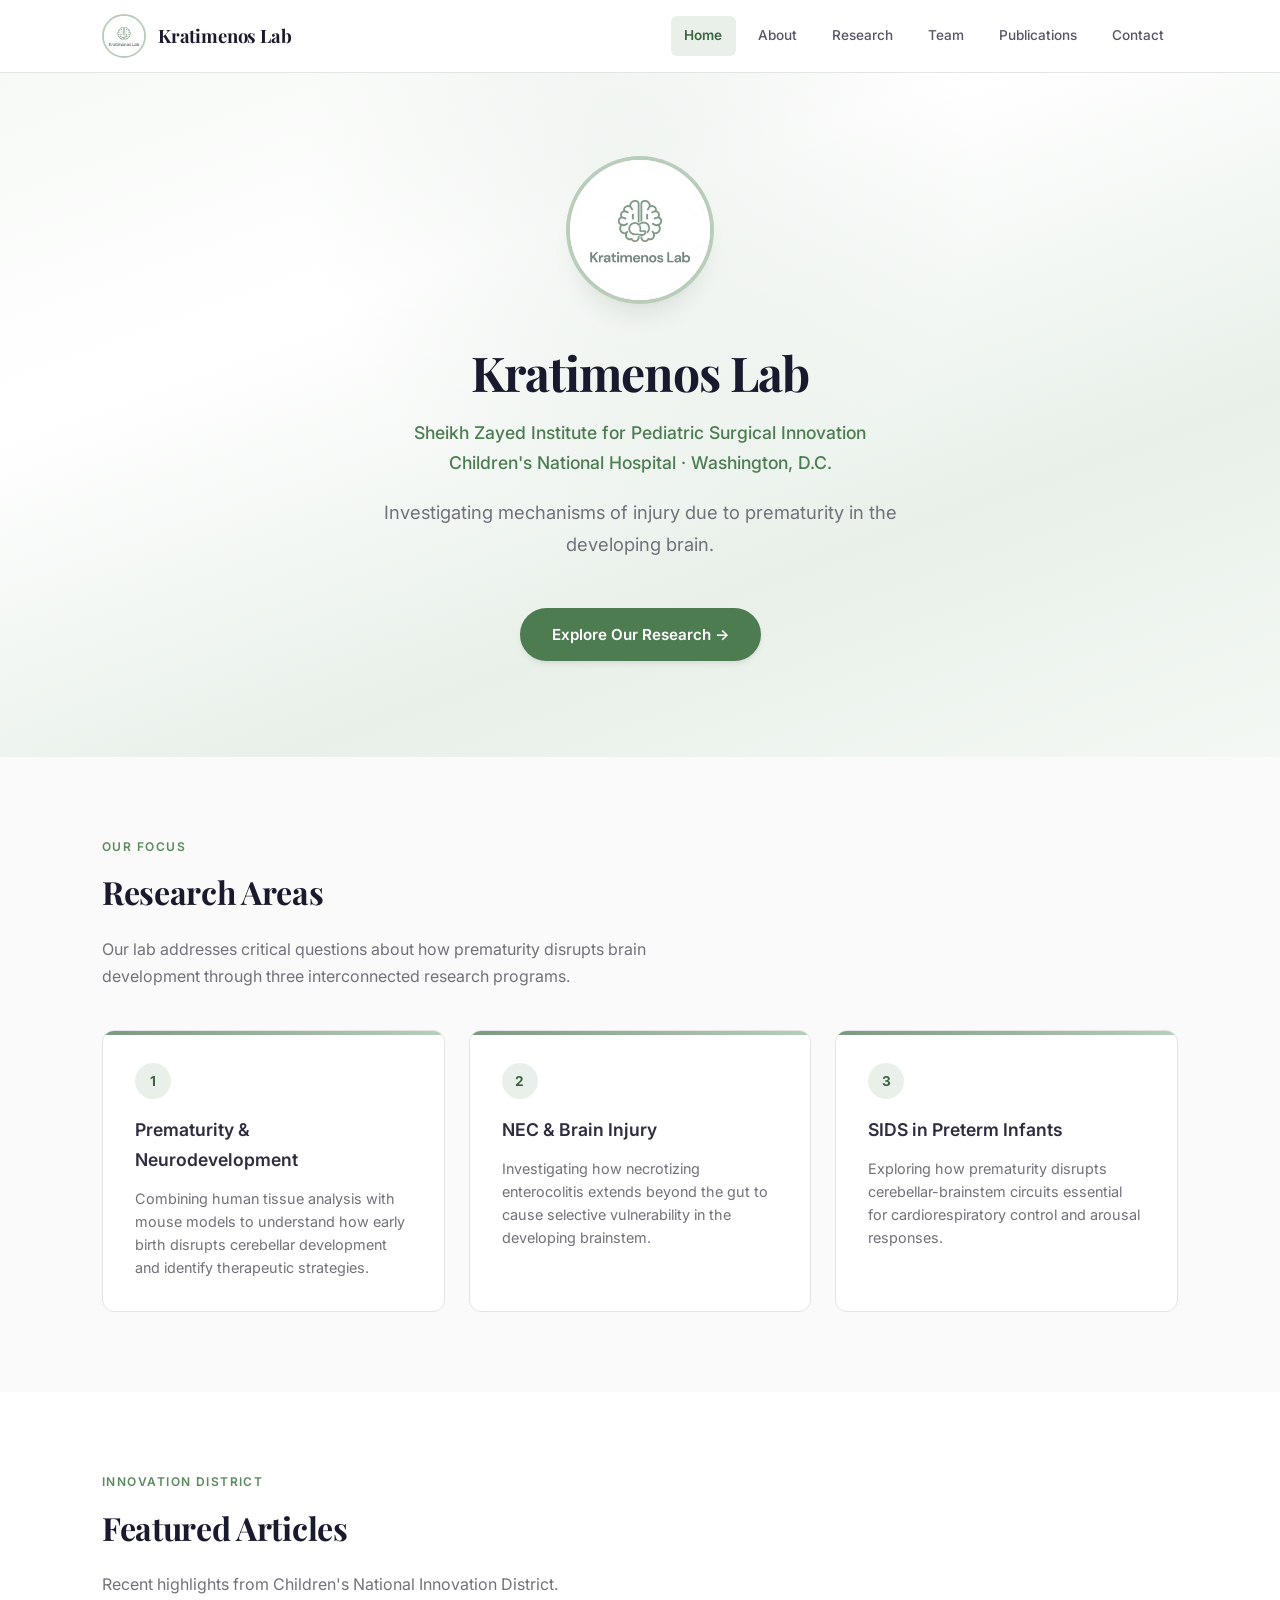
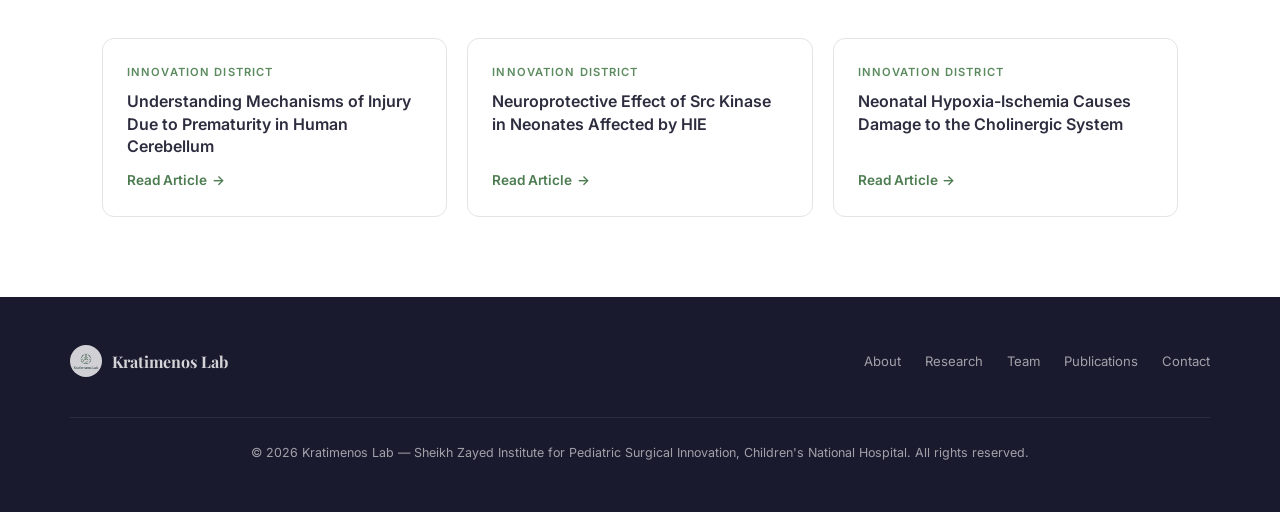
<file: index.html>
<!DOCTYPE html>
<html lang="en">
<head>
  <meta charset="UTF-8">
  <meta name="viewport" content="width=device-width,initial-scale=1">
  <title>Kratimenos Lab | Sheikh Zayed Institute, Children's National Hospital</title>
  <meta name="description" content="Investigating mechanisms of injury due to prematurity in the developing brain. Kratimenos Lab at the Sheikh Zayed Institute for Pediatric Surgical Innovation, Children's National Hospital.">
  <link rel="icon" href="/assets/images/logo.jpg" type="image/jpeg">
  <link rel="preconnect" href="https://fonts.googleapis.com">
  <link rel="preconnect" href="https://fonts.gstatic.com" crossorigin>
  <link href="https://fonts.googleapis.com/css2?family=Inter:wght@300;400;500;600;700&family=Playfair+Display:wght@600;700&display=swap" rel="stylesheet">
  <!-- deployment trigger -->
  <link rel="stylesheet" href="/assets/css/style.css">
</head>
<body>

<!-- NAV -->
<nav class="navbar">
  <div class="nav-inner">
    <a href="index.html" class="nav-brand">
      <img src="assets/images/logo.jpg" alt="Kratimenos Lab">
      <span>Kratimenos Lab</span>
    </a>
    <button class="nav-toggle" aria-label="Menu" aria-expanded="false">
      <span></span><span></span><span></span>
    </button>
    <div class="nav-links">
      <a href="index.html" class="active">Home</a>
      <a href="about.html">About</a>
      <a href="research.html">Research</a>
      <a href="team.html">Team</a>
      <a href="publications.html">Publications</a>
      <a href="contact.html">Contact</a>
    </div>
  </div>
</nav>

<main>
<!-- HERO -->
<header class="hero">
  <div class="container">
    <img src="assets/images/logo.jpg" alt="Kratimenos Lab" class="hero-logo">
    <h1>Kratimenos Lab</h1>
    <p class="hero-inst">Sheikh Zayed Institute for Pediatric Surgical Innovation<br>Children's National Hospital &middot; Washington, D.C.</p>
    <p class="hero-tagline">Investigating mechanisms of injury due to prematurity in the developing brain.</p>
    <a href="about.html" class="hero-cta">Explore Our Research &rarr;</a>
  </div>
</header>

<!-- RESEARCH OVERVIEW -->
<section class="home-section">
  <div class="container">
    <p class="section-label">Our Focus</p>
    <h2 class="section-heading">Research Areas</h2>
    <p class="section-desc">Our lab addresses critical questions about how prematurity disrupts brain development through three interconnected research programs.</p>
    <div class="research-preview-grid">
      <div class="research-preview">
        <div class="rp-num">1</div>
        <h3>Prematurity &amp; Neurodevelopment</h3>
        <p>Combining human tissue analysis with mouse models to understand how early birth disrupts cerebellar development and identify therapeutic strategies.</p>
      </div>
      <div class="research-preview">
        <div class="rp-num">2</div>
        <h3>NEC &amp; Brain Injury</h3>
        <p>Investigating how necrotizing enterocolitis extends beyond the gut to cause selective vulnerability in the developing brainstem.</p>
      </div>
      <div class="research-preview">
        <div class="rp-num">3</div>
        <h3>SIDS in Preterm Infants</h3>
        <p>Exploring how prematurity disrupts cerebellar-brainstem circuits essential for cardiorespiratory control and arousal responses.</p>
      </div>
    </div>
  </div>
</section>

<!-- FEATURED IN -->
<section class="home-section">
  <div class="container">
    <p class="section-label">Innovation District</p>
    <h2 class="section-heading">Featured Articles</h2>
    <p class="section-desc">Recent highlights from Children's National Innovation District.</p>
    <div class="featured-grid">
      <a href="https://innovationdistrict.childrensnational.org/understanding-mechanisms-of-injury-due-to-prematurity-in-human-cerebellum/" class="featured-card" target="_blank" rel="noopener">
        <span class="card-label">Innovation District</span>
        <h3>Understanding Mechanisms of Injury Due to Prematurity in Human Cerebellum</h3>
        <span class="card-link">Read Article</span>
      </a>
      <a href="https://innovationdistrict.childrensnational.org/neuroprotective-effect-of-src-kinase-in-neonates-affected-by-hie/" class="featured-card" target="_blank" rel="noopener">
        <span class="card-label">Innovation District</span>
        <h3>Neuroprotective Effect of Src Kinase in Neonates Affected by HIE</h3>
        <span class="card-link">Read Article</span>
      </a>
      <a href="https://innovationdistrict.childrensnational.org/neonatal-hypoxia-ischemia-causes-damage-to-the-cholinergic-system/" class="featured-card" target="_blank" rel="noopener">
        <span class="card-label">Innovation District</span>
        <h3>Neonatal Hypoxia-Ischemia Causes Damage to the Cholinergic System</h3>
        <span class="card-link">Read Article</span>
      </a>
    </div>
  </div>
</section>

</main>

<!-- FOOTER -->
<footer>
  <div class="footer-inner">
    <div class="footer-brand">
      <img src="assets/images/logo.jpg" alt="">
      <span>Kratimenos Lab</span>
    </div>
    <div class="footer-links">
      <a href="about.html">About</a>
      <a href="research.html">Research</a>
      <a href="team.html">Team</a>
      <a href="publications.html">Publications</a>
      <a href="contact.html">Contact</a>
    </div>
    <p class="footer-copy">&copy; 2026 Kratimenos Lab &mdash; Sheikh Zayed Institute for Pediatric Surgical Innovation, Children's National Hospital. All rights reserved.</p>
  </div>
</footer>

<script src="assets/js/nav.js"></script>
</body>
</html>
</file>
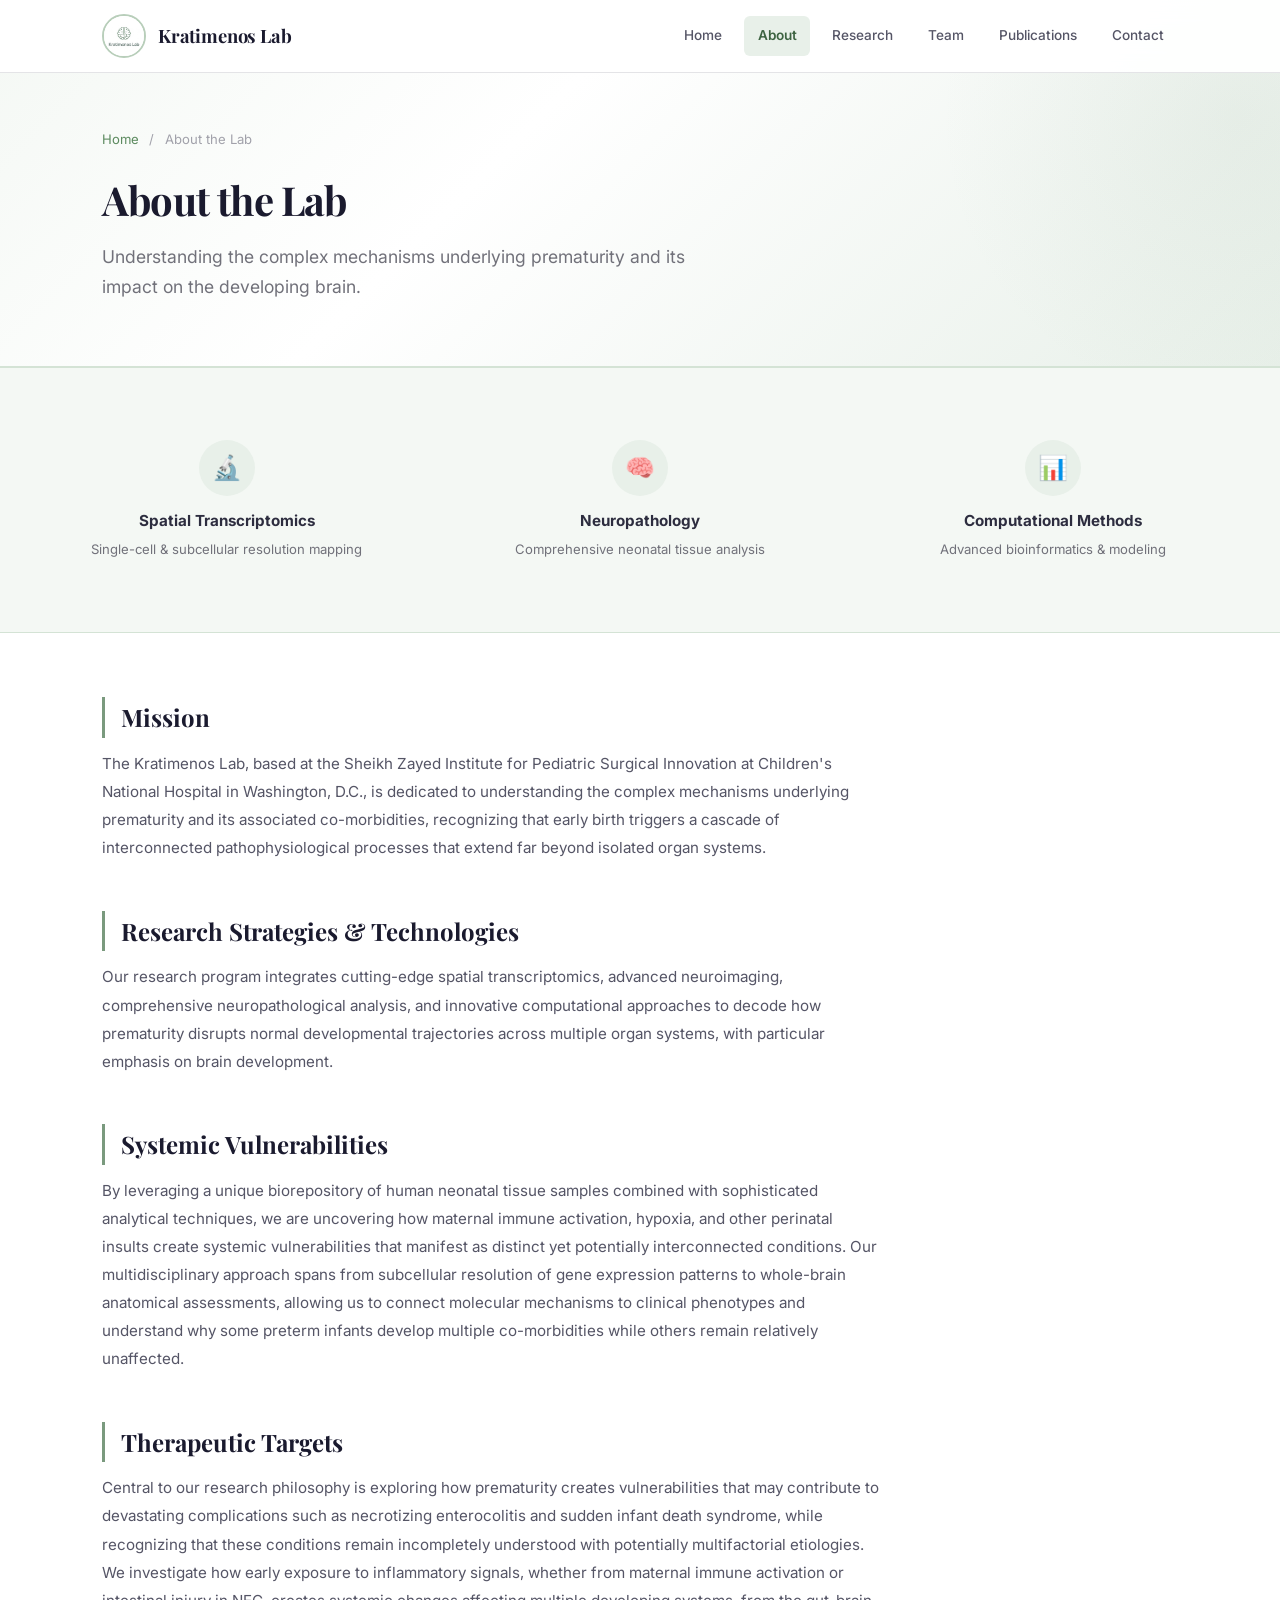
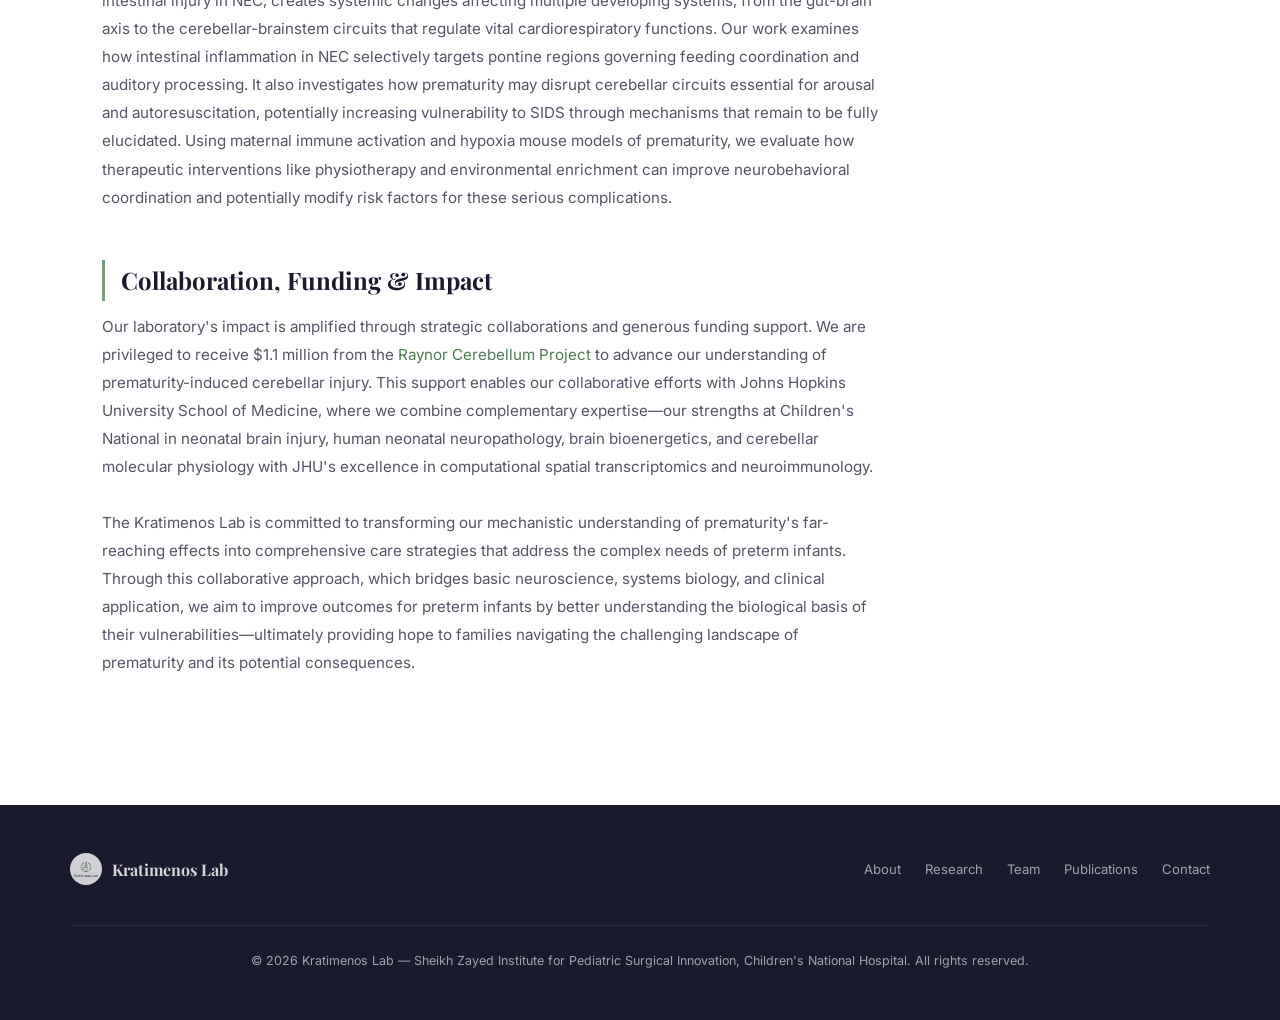
<file: about.html>
<!DOCTYPE html>
<html lang="en">
<head>
  <meta charset="UTF-8">
  <meta name="viewport" content="width=device-width,initial-scale=1">
  <title>About | Kratimenos Lab</title>
  <meta name="description" content="Learn about the Kratimenos Lab mission, research strategies, and collaborations at the Sheikh Zayed Institute for Pediatric Surgical Innovation, Children's National Hospital.">
  <link rel="icon" href="/assets/images/logo.jpg" type="image/jpeg">
  <link rel="preconnect" href="https://fonts.googleapis.com">
  <link rel="preconnect" href="https://fonts.gstatic.com" crossorigin>
  <link href="https://fonts.googleapis.com/css2?family=Inter:wght@300;400;500;600;700&family=Playfair+Display:wght@600;700&display=swap" rel="stylesheet">
  <link rel="stylesheet" href="/assets/css/style.css">
</head>
<body>

<nav class="navbar">
  <div class="nav-inner">
    <a href="index.html" class="nav-brand"><img src="assets/images/logo.jpg" alt="Kratimenos Lab"> <span>Kratimenos Lab</span></a>
    <button class="nav-toggle" aria-label="Menu" aria-expanded="false"><span></span><span></span><span></span></button>
    <div class="nav-links">
      <a href="index.html">Home</a>
      <a href="about.html" class="active">About</a>
      <a href="research.html">Research</a>
      <a href="team.html">Team</a>
      <a href="publications.html">Publications</a>
      <a href="contact.html">Contact</a>
    </div>
  </div>
</nav>

<main>
<header class="page-header">
  <div class="container">
    <p class="breadcrumb"><a href="index.html">Home</a> <span>/</span> About the Lab</p>
    <h1>About the Lab</h1>
    <p class="subtitle">Understanding the complex mechanisms underlying prematurity and its impact on the developing brain.</p>
  </div>
</header>

<!-- HIGHLIGHTS -->
<section class="highlights">
  <div class="highlight-item">
    <div class="hl-icon">&#x1F52C;</div>
    <h4>Spatial Transcriptomics</h4>
    <p>Single-cell &amp; subcellular resolution mapping</p>
  </div>
  <div class="highlight-item">
    <div class="hl-icon">&#x1F9E0;</div>
    <h4>Neuropathology</h4>
    <p>Comprehensive neonatal tissue analysis</p>
  </div>
  <div class="highlight-item">
    <div class="hl-icon">&#x1F4CA;</div>
    <h4>Computational Methods</h4>
    <p>Advanced bioinformatics &amp; modeling</p>
  </div>
</section>

<section class="about-content">
  <div class="container">
    <div class="about-block">
      <h2>Mission</h2>
      <p>The Kratimenos Lab, based at the Sheikh Zayed Institute for Pediatric Surgical Innovation at Children's National Hospital in Washington, D.C., is dedicated to understanding the complex mechanisms underlying prematurity and its associated co-morbidities, recognizing that early birth triggers a cascade of interconnected pathophysiological processes that extend far beyond isolated organ systems.</p>
    </div>

    <div class="about-block">
      <h2>Research Strategies &amp; Technologies</h2>
      <p>Our research program integrates cutting-edge spatial transcriptomics, advanced neuroimaging, comprehensive neuropathological analysis, and innovative computational approaches to decode how prematurity disrupts normal developmental trajectories across multiple organ systems, with particular emphasis on brain development.</p>
    </div>

    <div class="about-block">
      <h2>Systemic Vulnerabilities</h2>
      <p>By leveraging a unique biorepository of human neonatal tissue samples combined with sophisticated analytical techniques, we are uncovering how maternal immune activation, hypoxia, and other perinatal insults create systemic vulnerabilities that manifest as distinct yet potentially interconnected conditions. Our multidisciplinary approach spans from subcellular resolution of gene expression patterns to whole-brain anatomical assessments, allowing us to connect molecular mechanisms to clinical phenotypes and understand why some preterm infants develop multiple co-morbidities while others remain relatively unaffected.</p>
    </div>

    <div class="about-block">
      <h2>Therapeutic Targets</h2>
      <p>Central to our research philosophy is exploring how prematurity creates vulnerabilities that may contribute to devastating complications such as necrotizing enterocolitis and sudden infant death syndrome, while recognizing that these conditions remain incompletely understood with potentially multifactorial etiologies. We investigate how early exposure to inflammatory signals, whether from maternal immune activation or intestinal injury in NEC, creates systemic changes affecting multiple developing systems, from the gut-brain axis to the cerebellar-brainstem circuits that regulate vital cardiorespiratory functions. Our work examines how intestinal inflammation in NEC selectively targets pontine regions governing feeding coordination and auditory processing. It also investigates how prematurity may disrupt cerebellar circuits essential for arousal and autoresuscitation, potentially increasing vulnerability to SIDS through mechanisms that remain to be fully elucidated. Using maternal immune activation and hypoxia mouse models of prematurity, we evaluate how therapeutic interventions like physiotherapy and environmental enrichment can improve neurobehavioral coordination and potentially modify risk factors for these serious complications.</p>
    </div>

    <div class="about-block">
      <h2>Collaboration, Funding &amp; Impact</h2>
      <p>Our laboratory's impact is amplified through strategic collaborations and generous funding support. We are privileged to receive $1.1 million from the <a href="https://www.raynorcerebellumproject.org/" target="_blank" rel="noopener">Raynor Cerebellum Project</a> to advance our understanding of prematurity-induced cerebellar injury. This support enables our collaborative efforts with Johns Hopkins University School of Medicine, where we combine complementary expertise&mdash;our strengths at Children's National in neonatal brain injury, human neonatal neuropathology, brain bioenergetics, and cerebellar molecular physiology with JHU's excellence in computational spatial transcriptomics and neuroimmunology.</p>
      <br>
      <p>The Kratimenos Lab is committed to transforming our mechanistic understanding of prematurity's far-reaching effects into comprehensive care strategies that address the complex needs of preterm infants. Through this collaborative approach, which bridges basic neuroscience, systems biology, and clinical application, we aim to improve outcomes for preterm infants by better understanding the biological basis of their vulnerabilities&mdash;ultimately providing hope to families navigating the challenging landscape of prematurity and its potential consequences.</p>
    </div>
  </div>
</section>
</main>

<footer>
  <div class="footer-inner">
    <div class="footer-brand"><img src="assets/images/logo.jpg" alt=""><span>Kratimenos Lab</span></div>
    <div class="footer-links">
      <a href="about.html">About</a><a href="research.html">Research</a><a href="team.html">Team</a><a href="publications.html">Publications</a><a href="contact.html">Contact</a>
    </div>
    <p class="footer-copy">&copy; 2026 Kratimenos Lab &mdash; Sheikh Zayed Institute for Pediatric Surgical Innovation, Children's National Hospital. All rights reserved.</p>
  </div>
</footer>

<script src="assets/js/nav.js"></script>
</body>
</html>
</file>
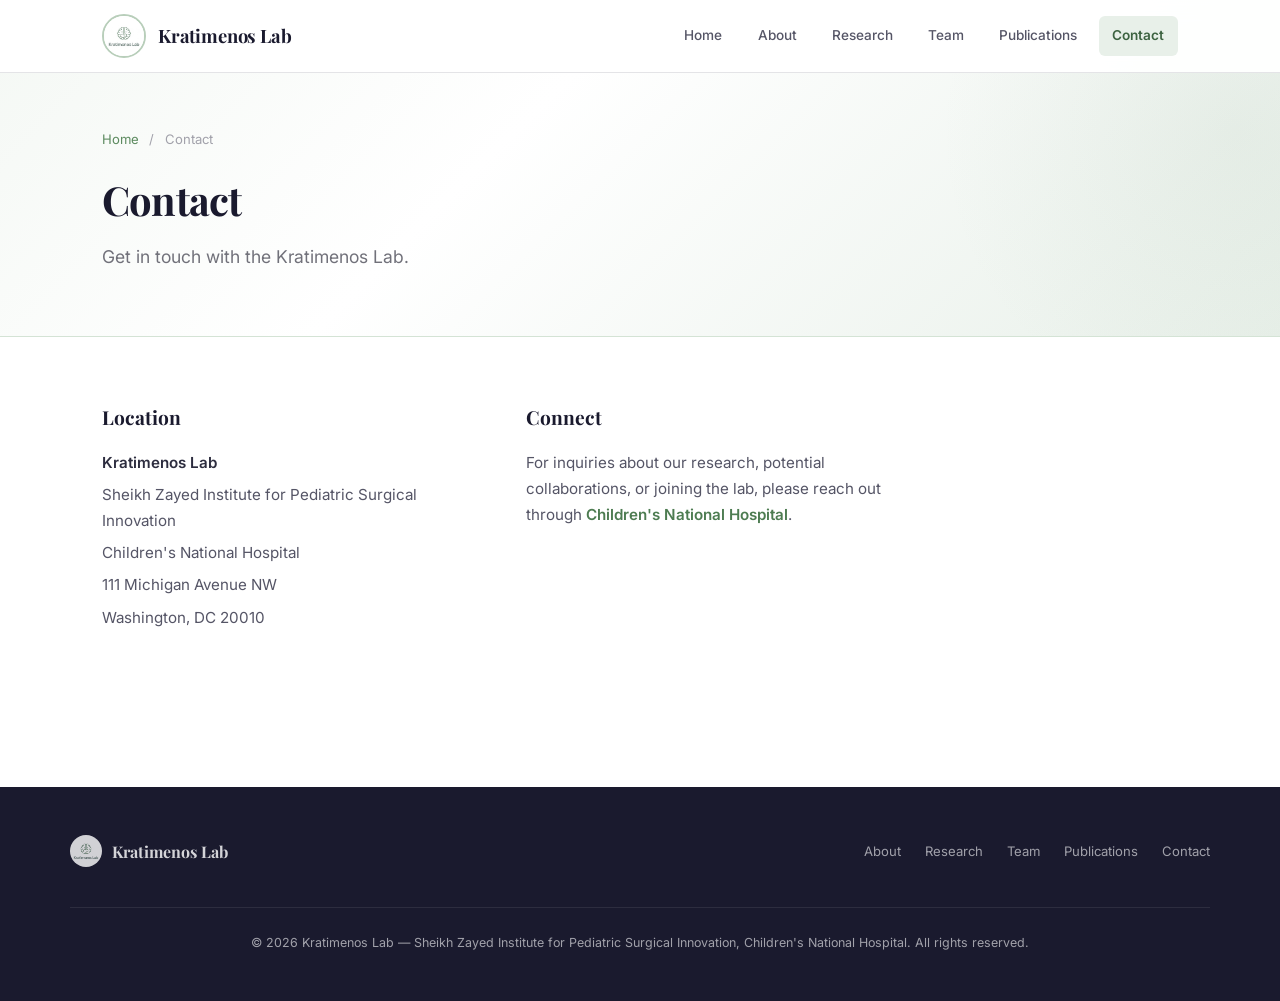
<file: contact.html>
<!DOCTYPE html>
<html lang="en">
<head>
  <meta charset="UTF-8">
  <meta name="viewport" content="width=device-width,initial-scale=1">
  <title>Contact | Kratimenos Lab</title>
  <meta name="description" content="Contact the Kratimenos Lab at the Sheikh Zayed Institute for Pediatric Surgical Innovation, Children's National Hospital.">
  <link rel="icon" href="/assets/images/logo.jpg" type="image/jpeg">
  <link rel="preconnect" href="https://fonts.googleapis.com">
  <link rel="preconnect" href="https://fonts.gstatic.com" crossorigin>
  <link href="https://fonts.googleapis.com/css2?family=Inter:wght@300;400;500;600;700&family=Playfair+Display:wght@600;700&display=swap" rel="stylesheet">
  <link rel="stylesheet" href="/assets/css/style.css">
</head>
<body>

<nav class="navbar">
  <div class="nav-inner">
    <a href="index.html" class="nav-brand"><img src="assets/images/logo.jpg" alt="Kratimenos Lab"> <span>Kratimenos Lab</span></a>
    <button class="nav-toggle" aria-label="Menu" aria-expanded="false"><span></span><span></span><span></span></button>
    <div class="nav-links">
      <a href="index.html">Home</a>
      <a href="about.html">About</a>
      <a href="research.html">Research</a>
      <a href="team.html">Team</a>
      <a href="publications.html">Publications</a>
      <a href="contact.html" class="active">Contact</a>
    </div>
  </div>
</nav>

<main>
<header class="page-header">
  <div class="container">
    <p class="breadcrumb"><a href="index.html">Home</a> <span>/</span> Contact</p>
    <h1>Contact</h1>
    <p class="subtitle">Get in touch with the Kratimenos Lab.</p>
  </div>
</header>

<section class="contact-content">
  <div class="container">
    <div class="contact-grid">
      <div class="contact-block">
        <h3>Location</h3>
        <p class="inst-name">Kratimenos Lab</p>
        <p>Sheikh Zayed Institute for Pediatric Surgical Innovation</p>
        <p>Children's National Hospital</p>
        <p>111 Michigan Avenue NW</p>
        <p>Washington, DC 20010</p>
      </div>
      <div class="contact-block">
        <h3>Connect</h3>
        <p>For inquiries about our research, potential collaborations, or joining the lab, please reach out through <a href="https://childrensnational.org" target="_blank" rel="noopener" style="font-weight:600">Children's National Hospital</a>.</p>
      </div>
    </div>
  </div>
</section>
</main>

<footer>
  <div class="footer-inner">
    <div class="footer-brand"><img src="assets/images/logo.jpg" alt=""><span>Kratimenos Lab</span></div>
    <div class="footer-links">
      <a href="about.html">About</a><a href="research.html">Research</a><a href="team.html">Team</a><a href="publications.html">Publications</a><a href="contact.html">Contact</a>
    </div>
    <p class="footer-copy">&copy; 2026 Kratimenos Lab &mdash; Sheikh Zayed Institute for Pediatric Surgical Innovation, Children's National Hospital. All rights reserved.</p>
  </div>
</footer>

<script src="assets/js/nav.js"></script>
</body>
</html>
</file>
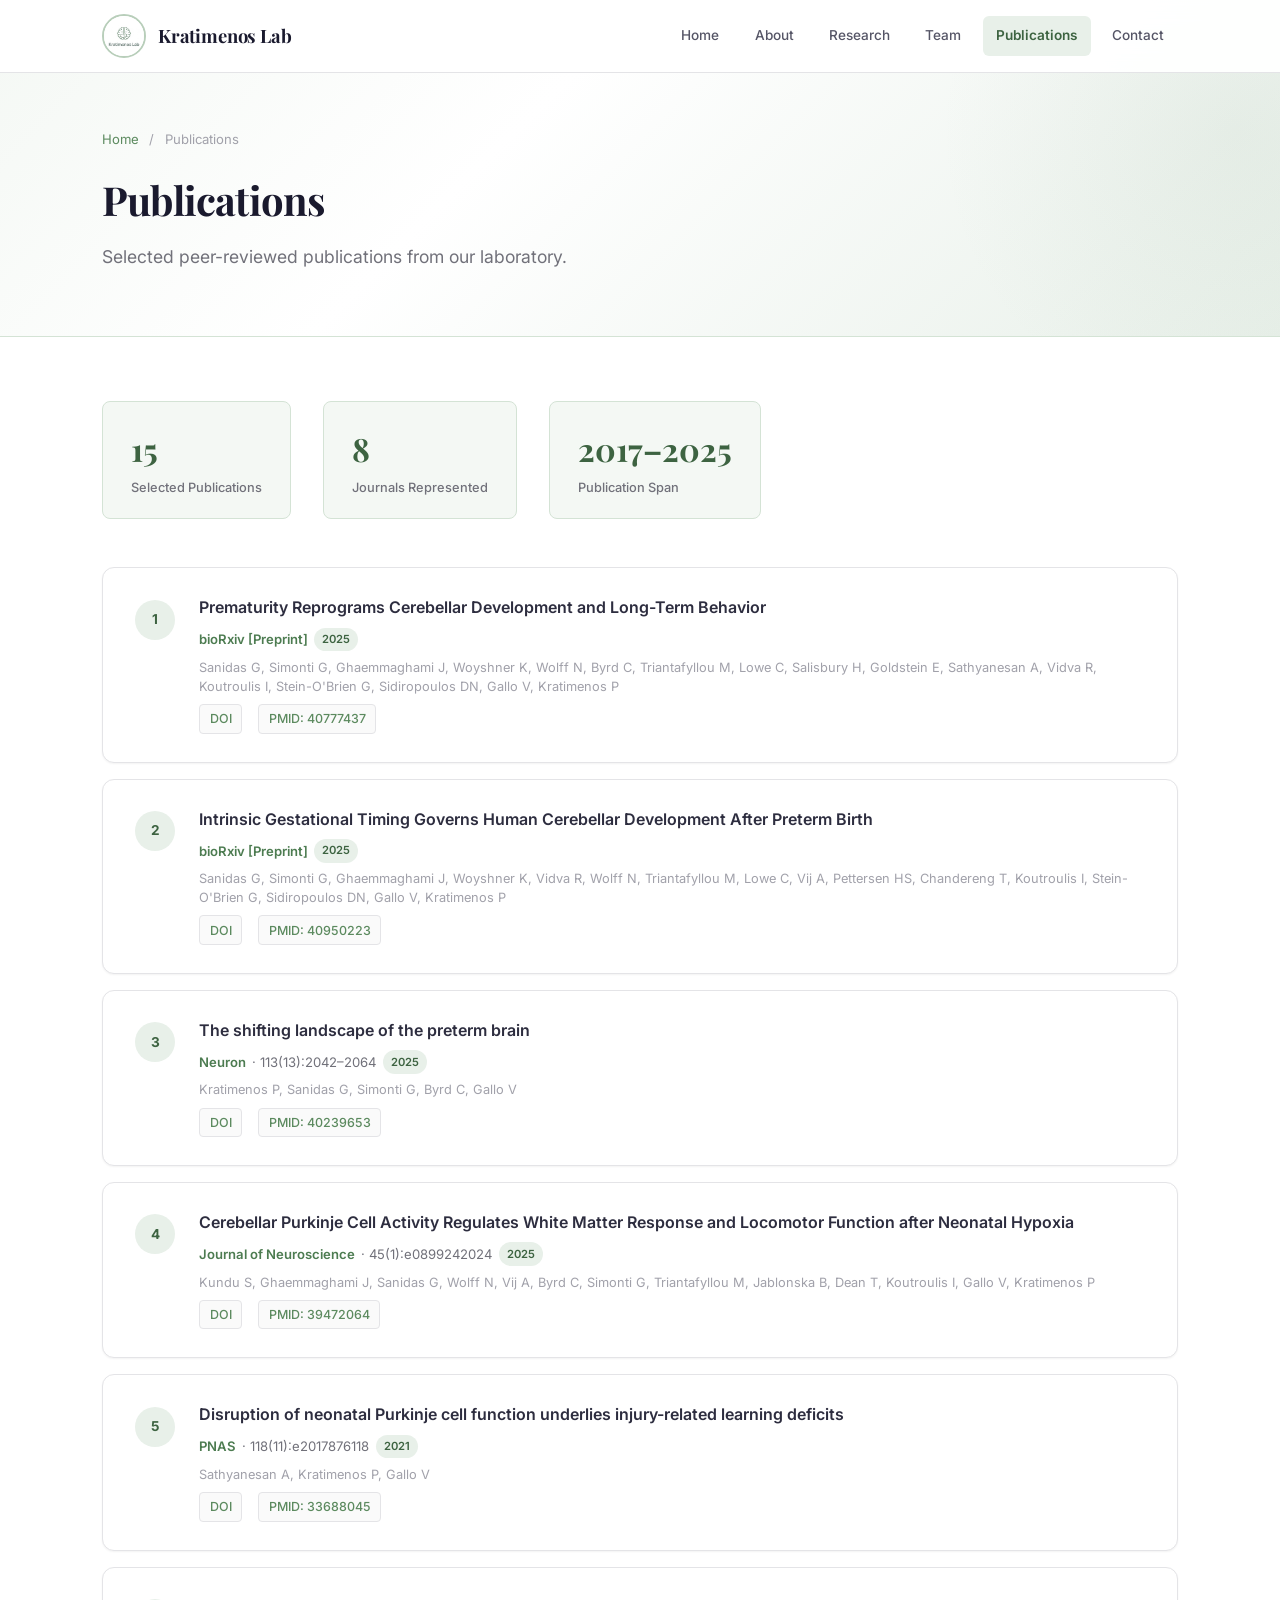
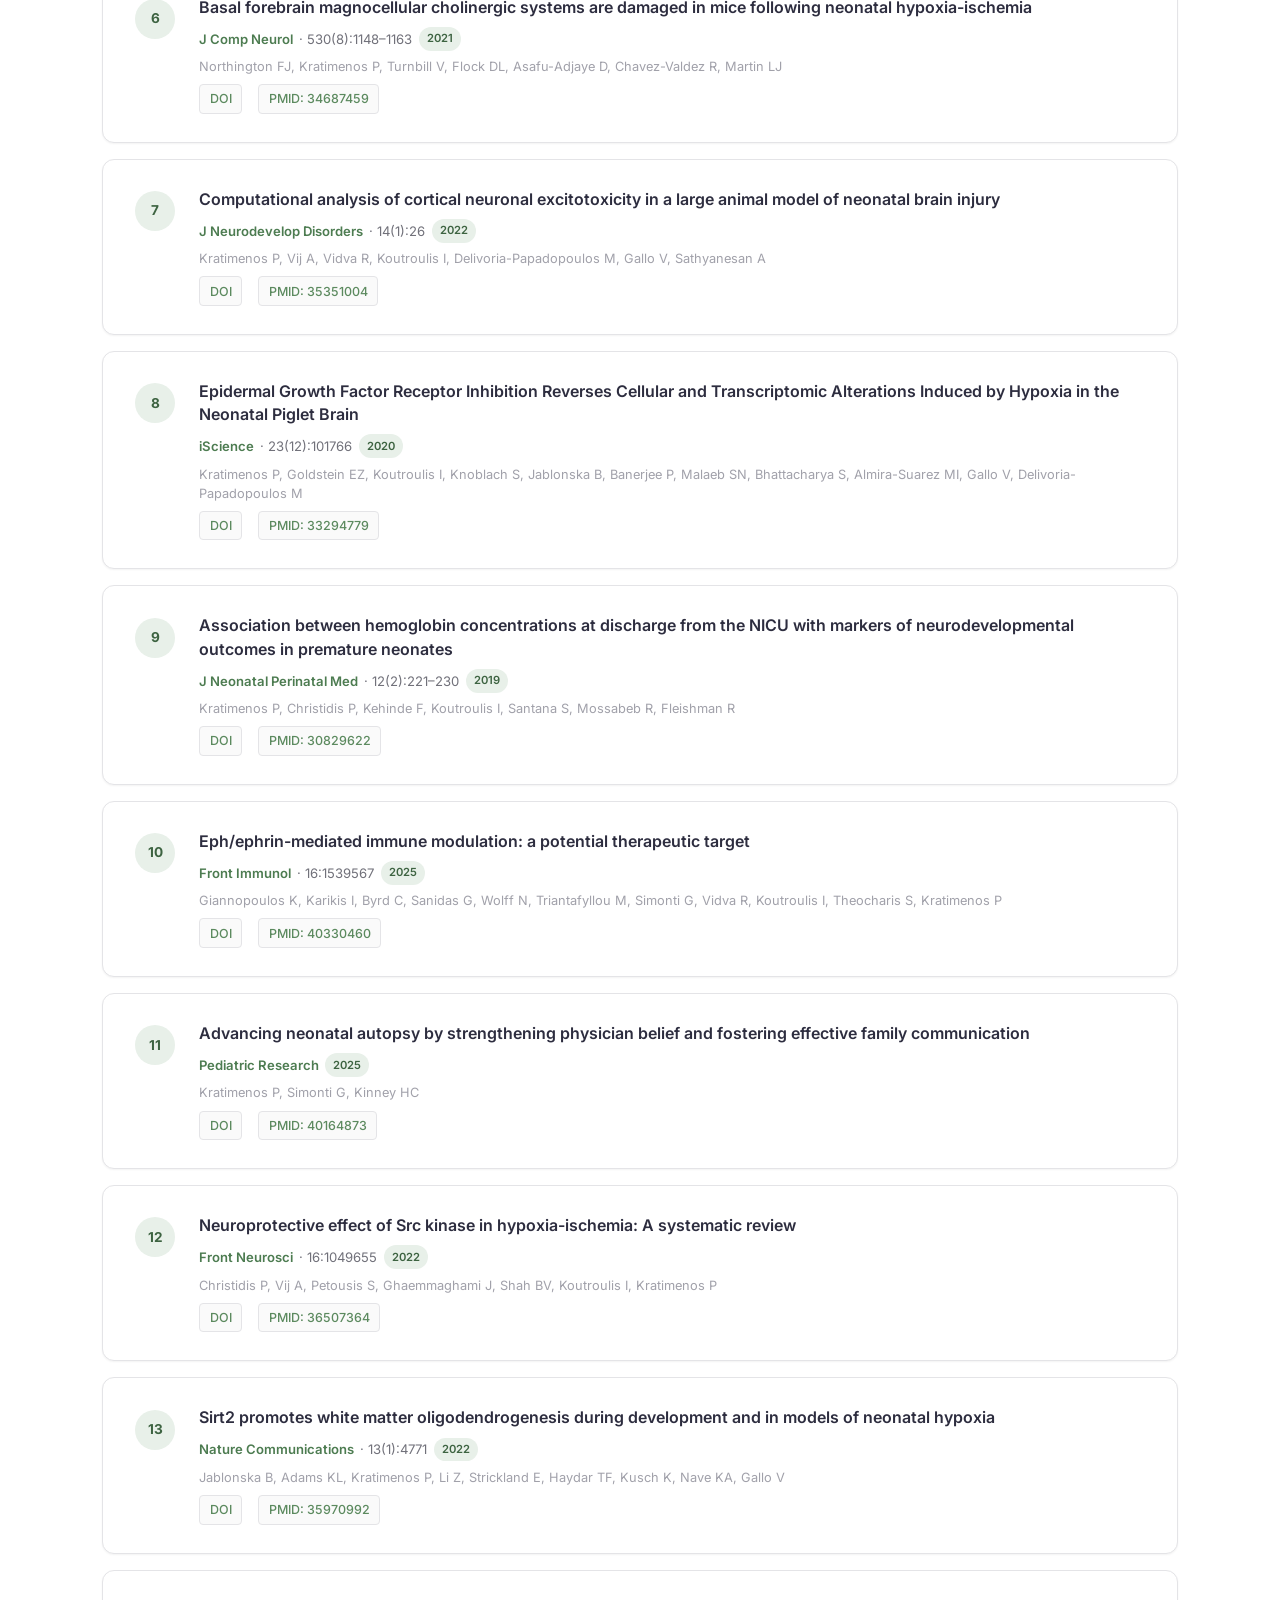
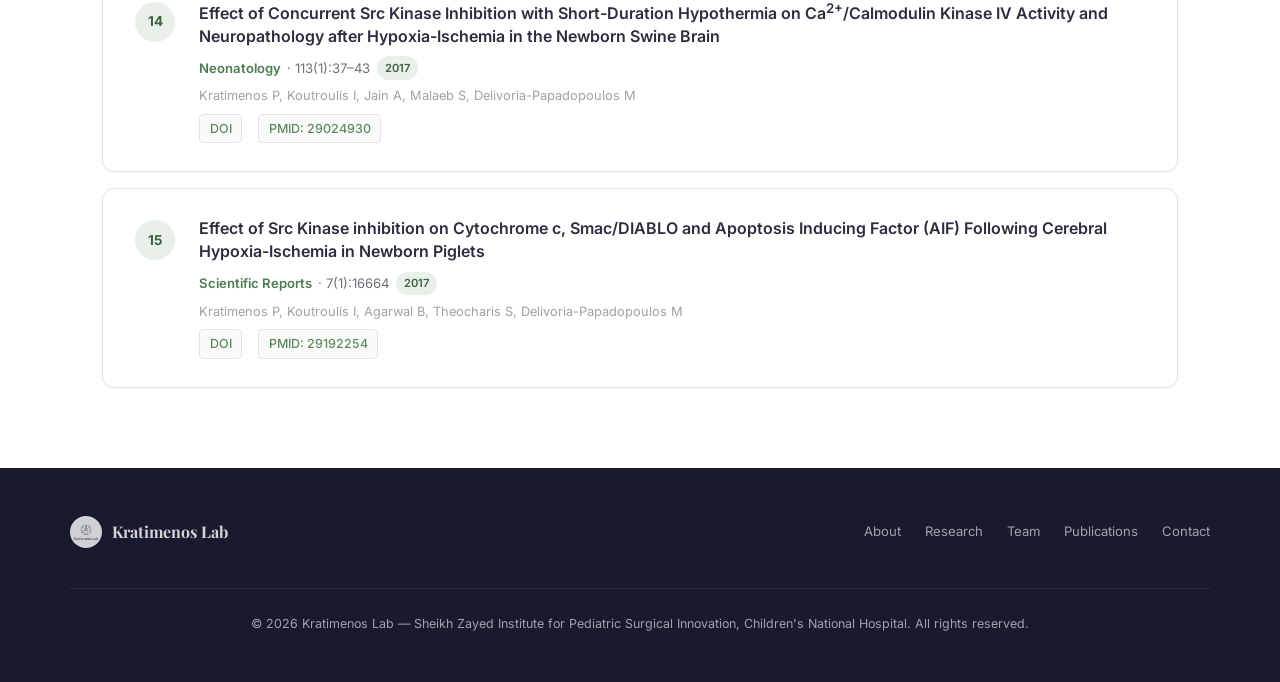
<file: publications.html>
<!DOCTYPE html>
<html lang="en">
<head>
  <meta charset="UTF-8">
  <meta name="viewport" content="width=device-width,initial-scale=1">
  <title>Publications | Kratimenos Lab</title>
  <meta name="description" content="Selected publications from the Kratimenos Lab at the Sheikh Zayed Institute for Pediatric Surgical Innovation, Children's National Hospital.">
  <link rel="icon" href="/assets/images/logo.jpg" type="image/jpeg">
  <link rel="preconnect" href="https://fonts.googleapis.com">
  <link rel="preconnect" href="https://fonts.gstatic.com" crossorigin>
  <link href="https://fonts.googleapis.com/css2?family=Inter:wght@300;400;500;600;700&family=Playfair+Display:wght@600;700&display=swap" rel="stylesheet">
  <link rel="stylesheet" href="/assets/css/style.css">
</head>
<body>

<nav class="navbar">
  <div class="nav-inner">
    <a href="index.html" class="nav-brand"><img src="assets/images/logo.jpg" alt="Kratimenos Lab"> <span>Kratimenos Lab</span></a>
    <button class="nav-toggle" aria-label="Menu" aria-expanded="false"><span></span><span></span><span></span></button>
    <div class="nav-links">
      <a href="index.html">Home</a>
      <a href="about.html">About</a>
      <a href="research.html">Research</a>
      <a href="team.html">Team</a>
      <a href="publications.html" class="active">Publications</a>
      <a href="contact.html">Contact</a>
    </div>
  </div>
</nav>

<main>
<header class="page-header">
  <div class="container">
    <p class="breadcrumb"><a href="index.html">Home</a> <span>/</span> Publications</p>
    <h1>Publications</h1>
    <p class="subtitle">Selected peer-reviewed publications from our laboratory.</p>
  </div>
</header>

<section class="pub-content">
  <div class="container">

    <!-- Stats -->
    <div class="pub-stats">
      <div class="pub-stat">
        <div class="stat-num">15</div>
        <div class="stat-label">Selected Publications</div>
      </div>
      <div class="pub-stat">
        <div class="stat-num">8</div>
        <div class="stat-label">Journals Represented</div>
      </div>
      <div class="pub-stat">
        <div class="stat-num">2017&ndash;2025</div>
        <div class="stat-label">Publication Span</div>
      </div>
    </div>

    <!-- Publication List -->
    <div class="pub-list">

      <article class="pub-item">
        <div class="pub-num">1</div>
        <div class="pub-body">
          <h3><a href="https://doi.org/10.1101/2025.07.22.664624" target="_blank" rel="noopener">Prematurity Reprograms Cerebellar Development and Long-Term Behavior</a></h3>
          <div class="pub-meta-line">
            <span class="journal">bioRxiv [Preprint]</span>
            <span class="badge">2025</span>
          </div>
          <p class="pub-authors">Sanidas G, Simonti G, Ghaemmaghami J, Woyshner K, Wolff N, Byrd C, Triantafyllou M, Lowe C, Salisbury H, Goldstein E, Sathyanesan A, Vidva R, Koutroulis I, Stein-O'Brien G, Sidiropoulos DN, Gallo V, Kratimenos P</p>
          <div class="pub-ids">
            <a href="https://doi.org/10.1101/2025.07.22.664624" target="_blank" rel="noopener">DOI</a>
            <a href="https://pubmed.ncbi.nlm.nih.gov/40777437/" target="_blank" rel="noopener">PMID: 40777437</a>
          </div>
        </div>
      </article>

      <article class="pub-item">
        <div class="pub-num">2</div>
        <div class="pub-body">
          <h3><a href="https://doi.org/10.1101/2025.09.01.673244" target="_blank" rel="noopener">Intrinsic Gestational Timing Governs Human Cerebellar Development After Preterm Birth</a></h3>
          <div class="pub-meta-line">
            <span class="journal">bioRxiv [Preprint]</span>
            <span class="badge">2025</span>
          </div>
          <p class="pub-authors">Sanidas G, Simonti G, Ghaemmaghami J, Woyshner K, Vidva R, Wolff N, Triantafyllou M, Lowe C, Vij A, Pettersen HS, Chandereng T, Koutroulis I, Stein-O'Brien G, Sidiropoulos DN, Gallo V, Kratimenos P</p>
          <div class="pub-ids">
            <a href="https://doi.org/10.1101/2025.09.01.673244" target="_blank" rel="noopener">DOI</a>
            <a href="https://pubmed.ncbi.nlm.nih.gov/40950223/" target="_blank" rel="noopener">PMID: 40950223</a>
          </div>
        </div>
      </article>

      <article class="pub-item">
        <div class="pub-num">3</div>
        <div class="pub-body">
          <h3><a href="https://doi.org/10.1016/j.neuron.2025.03.024" target="_blank" rel="noopener">The shifting landscape of the preterm brain</a></h3>
          <div class="pub-meta-line">
            <span class="journal">Neuron</span> &middot; 113(13):2042&ndash;2064
            <span class="badge">2025</span>
          </div>
          <p class="pub-authors">Kratimenos P, Sanidas G, Simonti G, Byrd C, Gallo V</p>
          <div class="pub-ids">
            <a href="https://doi.org/10.1016/j.neuron.2025.03.024" target="_blank" rel="noopener">DOI</a>
            <a href="https://pubmed.ncbi.nlm.nih.gov/40239653/" target="_blank" rel="noopener">PMID: 40239653</a>
          </div>
        </div>
      </article>

      <article class="pub-item">
        <div class="pub-num">4</div>
        <div class="pub-body">
          <h3><a href="https://doi.org/10.1523/JNEUROSCI.0899-24.2024" target="_blank" rel="noopener">Cerebellar Purkinje Cell Activity Regulates White Matter Response and Locomotor Function after Neonatal Hypoxia</a></h3>
          <div class="pub-meta-line">
            <span class="journal">Journal of Neuroscience</span> &middot; 45(1):e0899242024
            <span class="badge">2025</span>
          </div>
          <p class="pub-authors">Kundu S, Ghaemmaghami J, Sanidas G, Wolff N, Vij A, Byrd C, Simonti G, Triantafyllou M, Jablonska B, Dean T, Koutroulis I, Gallo V, Kratimenos P</p>
          <div class="pub-ids">
            <a href="https://doi.org/10.1523/JNEUROSCI.0899-24.2024" target="_blank" rel="noopener">DOI</a>
            <a href="https://pubmed.ncbi.nlm.nih.gov/39472064/" target="_blank" rel="noopener">PMID: 39472064</a>
          </div>
        </div>
      </article>

      <article class="pub-item">
        <div class="pub-num">5</div>
        <div class="pub-body">
          <h3><a href="https://doi.org/10.1073/pnas.2017876118" target="_blank" rel="noopener">Disruption of neonatal Purkinje cell function underlies injury-related learning deficits</a></h3>
          <div class="pub-meta-line">
            <span class="journal">PNAS</span> &middot; 118(11):e2017876118
            <span class="badge">2021</span>
          </div>
          <p class="pub-authors">Sathyanesan A, Kratimenos P, Gallo V</p>
          <div class="pub-ids">
            <a href="https://doi.org/10.1073/pnas.2017876118" target="_blank" rel="noopener">DOI</a>
            <a href="https://pubmed.ncbi.nlm.nih.gov/33688045/" target="_blank" rel="noopener">PMID: 33688045</a>
          </div>
        </div>
      </article>

      <article class="pub-item">
        <div class="pub-num">6</div>
        <div class="pub-body">
          <h3><a href="https://doi.org/10.1002/cne.25263" target="_blank" rel="noopener">Basal forebrain magnocellular cholinergic systems are damaged in mice following neonatal hypoxia-ischemia</a></h3>
          <div class="pub-meta-line">
            <span class="journal">J Comp Neurol</span> &middot; 530(8):1148&ndash;1163
            <span class="badge">2021</span>
          </div>
          <p class="pub-authors">Northington FJ, Kratimenos P, Turnbill V, Flock DL, Asafu-Adjaye D, Chavez-Valdez R, Martin LJ</p>
          <div class="pub-ids">
            <a href="https://doi.org/10.1002/cne.25263" target="_blank" rel="noopener">DOI</a>
            <a href="https://pubmed.ncbi.nlm.nih.gov/34687459/" target="_blank" rel="noopener">PMID: 34687459</a>
          </div>
        </div>
      </article>

      <article class="pub-item">
        <div class="pub-num">7</div>
        <div class="pub-body">
          <h3><a href="https://doi.org/10.1186/s11689-022-09431-3" target="_blank" rel="noopener">Computational analysis of cortical neuronal excitotoxicity in a large animal model of neonatal brain injury</a></h3>
          <div class="pub-meta-line">
            <span class="journal">J Neurodevelop Disorders</span> &middot; 14(1):26
            <span class="badge">2022</span>
          </div>
          <p class="pub-authors">Kratimenos P, Vij A, Vidva R, Koutroulis I, Delivoria-Papadopoulos M, Gallo V, Sathyanesan A</p>
          <div class="pub-ids">
            <a href="https://doi.org/10.1186/s11689-022-09431-3" target="_blank" rel="noopener">DOI</a>
            <a href="https://pubmed.ncbi.nlm.nih.gov/35351004/" target="_blank" rel="noopener">PMID: 35351004</a>
          </div>
        </div>
      </article>

      <article class="pub-item">
        <div class="pub-num">8</div>
        <div class="pub-body">
          <h3><a href="https://doi.org/10.1016/j.isci.2020.101766" target="_blank" rel="noopener">Epidermal Growth Factor Receptor Inhibition Reverses Cellular and Transcriptomic Alterations Induced by Hypoxia in the Neonatal Piglet Brain</a></h3>
          <div class="pub-meta-line">
            <span class="journal">iScience</span> &middot; 23(12):101766
            <span class="badge">2020</span>
          </div>
          <p class="pub-authors">Kratimenos P, Goldstein EZ, Koutroulis I, Knoblach S, Jablonska B, Banerjee P, Malaeb SN, Bhattacharya S, Almira-Suarez MI, Gallo V, Delivoria-Papadopoulos M</p>
          <div class="pub-ids">
            <a href="https://doi.org/10.1016/j.isci.2020.101766" target="_blank" rel="noopener">DOI</a>
            <a href="https://pubmed.ncbi.nlm.nih.gov/33294779/" target="_blank" rel="noopener">PMID: 33294779</a>
          </div>
        </div>
      </article>

      <article class="pub-item">
        <div class="pub-num">9</div>
        <div class="pub-body">
          <h3><a href="https://doi.org/10.3233/NPM-1822" target="_blank" rel="noopener">Association between hemoglobin concentrations at discharge from the NICU with markers of neurodevelopmental outcomes in premature neonates</a></h3>
          <div class="pub-meta-line">
            <span class="journal">J Neonatal Perinatal Med</span> &middot; 12(2):221&ndash;230
            <span class="badge">2019</span>
          </div>
          <p class="pub-authors">Kratimenos P, Christidis P, Kehinde F, Koutroulis I, Santana S, Mossabeb R, Fleishman R</p>
          <div class="pub-ids">
            <a href="https://doi.org/10.3233/NPM-1822" target="_blank" rel="noopener">DOI</a>
            <a href="https://pubmed.ncbi.nlm.nih.gov/30829622/" target="_blank" rel="noopener">PMID: 30829622</a>
          </div>
        </div>
      </article>

      <article class="pub-item">
        <div class="pub-num">10</div>
        <div class="pub-body">
          <h3><a href="https://doi.org/10.3389/fimmu.2025.1539567" target="_blank" rel="noopener">Eph/ephrin-mediated immune modulation: a potential therapeutic target</a></h3>
          <div class="pub-meta-line">
            <span class="journal">Front Immunol</span> &middot; 16:1539567
            <span class="badge">2025</span>
          </div>
          <p class="pub-authors">Giannopoulos K, Karikis I, Byrd C, Sanidas G, Wolff N, Triantafyllou M, Simonti G, Vidva R, Koutroulis I, Theocharis S, Kratimenos P</p>
          <div class="pub-ids">
            <a href="https://doi.org/10.3389/fimmu.2025.1539567" target="_blank" rel="noopener">DOI</a>
            <a href="https://pubmed.ncbi.nlm.nih.gov/40330460/" target="_blank" rel="noopener">PMID: 40330460</a>
          </div>
        </div>
      </article>

      <article class="pub-item">
        <div class="pub-num">11</div>
        <div class="pub-body">
          <h3><a href="https://doi.org/10.1038/s41390-025-04031-y" target="_blank" rel="noopener">Advancing neonatal autopsy by strengthening physician belief and fostering effective family communication</a></h3>
          <div class="pub-meta-line">
            <span class="journal">Pediatric Research</span>
            <span class="badge">2025</span>
          </div>
          <p class="pub-authors">Kratimenos P, Simonti G, Kinney HC</p>
          <div class="pub-ids">
            <a href="https://doi.org/10.1038/s41390-025-04031-y" target="_blank" rel="noopener">DOI</a>
            <a href="https://pubmed.ncbi.nlm.nih.gov/40164873/" target="_blank" rel="noopener">PMID: 40164873</a>
          </div>
        </div>
      </article>

      <article class="pub-item">
        <div class="pub-num">12</div>
        <div class="pub-body">
          <h3><a href="https://doi.org/10.3389/fnins.2022.1049655" target="_blank" rel="noopener">Neuroprotective effect of Src kinase in hypoxia-ischemia: A systematic review</a></h3>
          <div class="pub-meta-line">
            <span class="journal">Front Neurosci</span> &middot; 16:1049655
            <span class="badge">2022</span>
          </div>
          <p class="pub-authors">Christidis P, Vij A, Petousis S, Ghaemmaghami J, Shah BV, Koutroulis I, Kratimenos P</p>
          <div class="pub-ids">
            <a href="https://doi.org/10.3389/fnins.2022.1049655" target="_blank" rel="noopener">DOI</a>
            <a href="https://pubmed.ncbi.nlm.nih.gov/36507364/" target="_blank" rel="noopener">PMID: 36507364</a>
          </div>
        </div>
      </article>

      <article class="pub-item">
        <div class="pub-num">13</div>
        <div class="pub-body">
          <h3><a href="https://doi.org/10.1038/s41467-022-32462-2" target="_blank" rel="noopener">Sirt2 promotes white matter oligodendrogenesis during development and in models of neonatal hypoxia</a></h3>
          <div class="pub-meta-line">
            <span class="journal">Nature Communications</span> &middot; 13(1):4771
            <span class="badge">2022</span>
          </div>
          <p class="pub-authors">Jablonska B, Adams KL, Kratimenos P, Li Z, Strickland E, Haydar TF, Kusch K, Nave KA, Gallo V</p>
          <div class="pub-ids">
            <a href="https://doi.org/10.1038/s41467-022-32462-2" target="_blank" rel="noopener">DOI</a>
            <a href="https://pubmed.ncbi.nlm.nih.gov/35970992/" target="_blank" rel="noopener">PMID: 35970992</a>
          </div>
        </div>
      </article>

      <article class="pub-item">
        <div class="pub-num">14</div>
        <div class="pub-body">
          <h3><a href="https://doi.org/10.1159/000480067" target="_blank" rel="noopener">Effect of Concurrent Src Kinase Inhibition with Short-Duration Hypothermia on Ca<sup>2+</sup>/Calmodulin Kinase IV Activity and Neuropathology after Hypoxia-Ischemia in the Newborn Swine Brain</a></h3>
          <div class="pub-meta-line">
            <span class="journal">Neonatology</span> &middot; 113(1):37&ndash;43
            <span class="badge">2017</span>
          </div>
          <p class="pub-authors">Kratimenos P, Koutroulis I, Jain A, Malaeb S, Delivoria-Papadopoulos M</p>
          <div class="pub-ids">
            <a href="https://doi.org/10.1159/000480067" target="_blank" rel="noopener">DOI</a>
            <a href="https://pubmed.ncbi.nlm.nih.gov/29024930/" target="_blank" rel="noopener">PMID: 29024930</a>
          </div>
        </div>
      </article>

      <article class="pub-item">
        <div class="pub-num">15</div>
        <div class="pub-body">
          <h3><a href="https://doi.org/10.1038/s41598-017-16983-1" target="_blank" rel="noopener">Effect of Src Kinase inhibition on Cytochrome c, Smac/DIABLO and Apoptosis Inducing Factor (AIF) Following Cerebral Hypoxia-Ischemia in Newborn Piglets</a></h3>
          <div class="pub-meta-line">
            <span class="journal">Scientific Reports</span> &middot; 7(1):16664
            <span class="badge">2017</span>
          </div>
          <p class="pub-authors">Kratimenos P, Koutroulis I, Agarwal B, Theocharis S, Delivoria-Papadopoulos M</p>
          <div class="pub-ids">
            <a href="https://doi.org/10.1038/s41598-017-16983-1" target="_blank" rel="noopener">DOI</a>
            <a href="https://pubmed.ncbi.nlm.nih.gov/29192254/" target="_blank" rel="noopener">PMID: 29192254</a>
          </div>
        </div>
      </article>

    </div>
  </div>
</section>
</main>

<footer>
  <div class="footer-inner">
    <div class="footer-brand"><img src="assets/images/logo.jpg" alt=""><span>Kratimenos Lab</span></div>
    <div class="footer-links">
      <a href="about.html">About</a><a href="research.html">Research</a><a href="team.html">Team</a><a href="publications.html">Publications</a><a href="contact.html">Contact</a>
    </div>
    <p class="footer-copy">&copy; 2026 Kratimenos Lab &mdash; Sheikh Zayed Institute for Pediatric Surgical Innovation, Children's National Hospital. All rights reserved.</p>
  </div>
</footer>

<script src="assets/js/nav.js"></script>
</body>
</html>
</file>
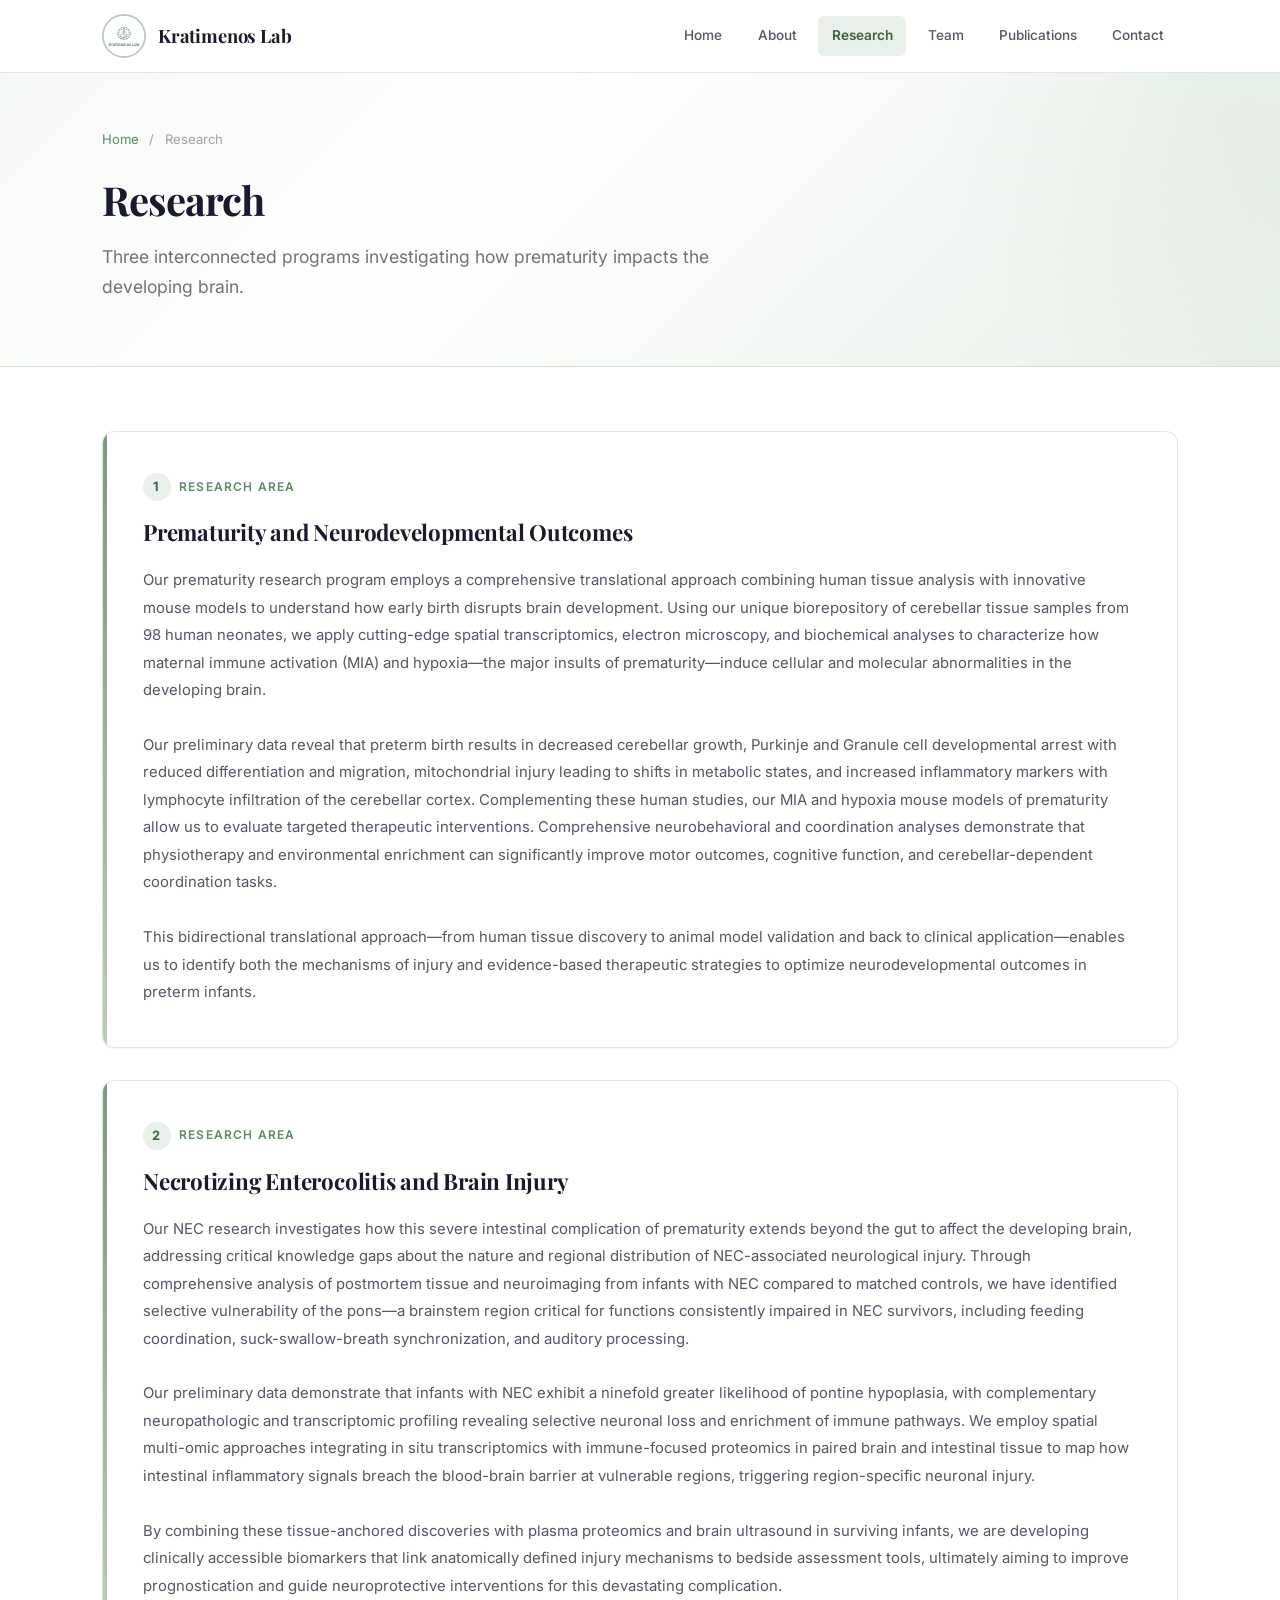
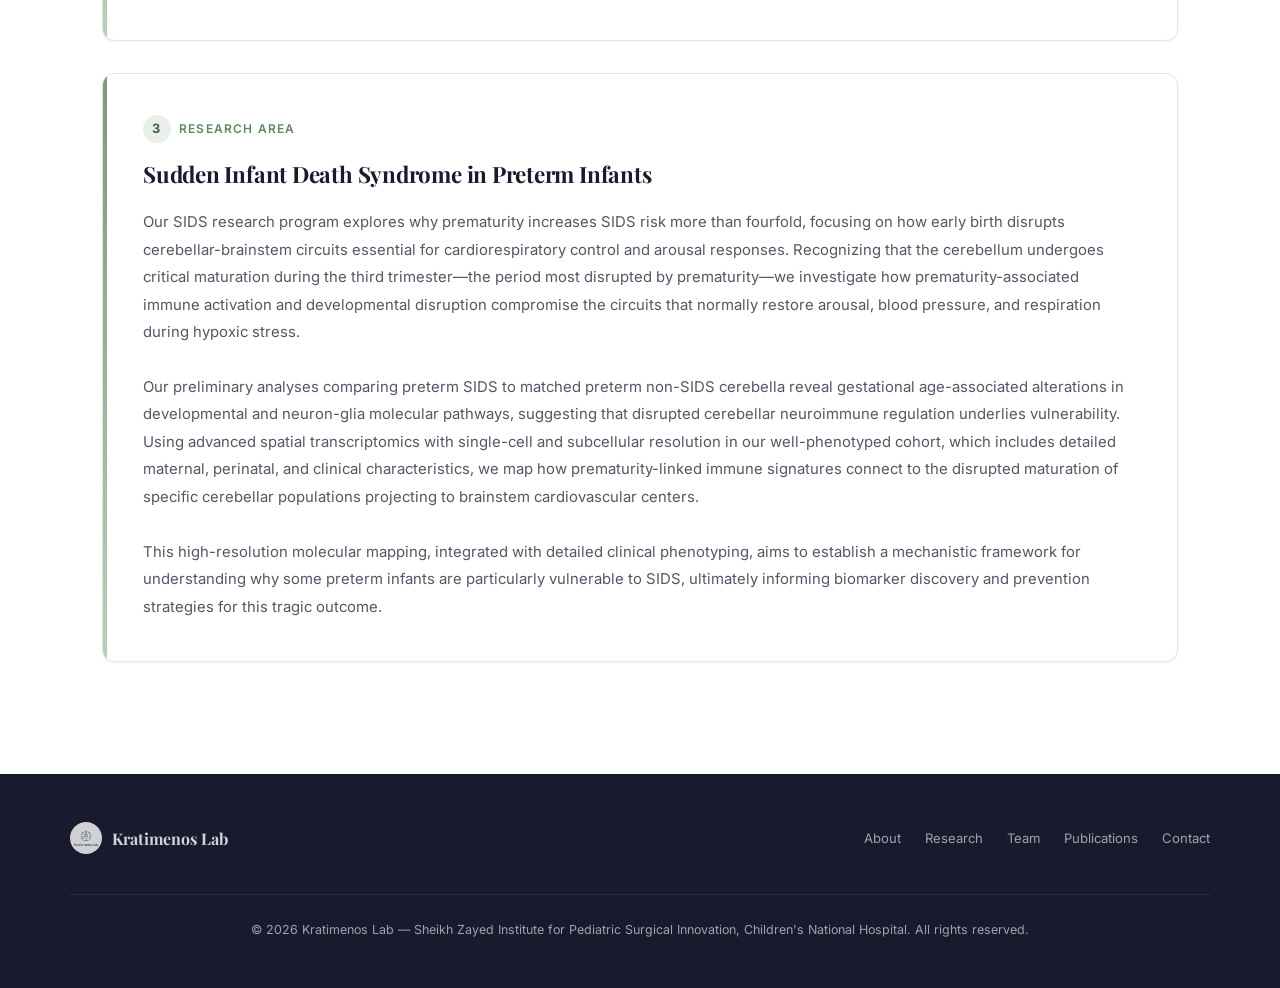
<file: research.html>
<!DOCTYPE html>
<html lang="en">
<head>
  <meta charset="UTF-8">
  <meta name="viewport" content="width=device-width,initial-scale=1">
  <title>Research | Kratimenos Lab</title>
  <meta name="description" content="Research programs at Kratimenos Lab, Sheikh Zayed Institute, Children's National Hospital: Prematurity, NEC & Brain Injury, and SIDS in preterm infants.">
  <link rel="icon" href="/assets/images/logo.jpg" type="image/jpeg">
  <link rel="preconnect" href="https://fonts.googleapis.com">
  <link rel="preconnect" href="https://fonts.gstatic.com" crossorigin>
  <link href="https://fonts.googleapis.com/css2?family=Inter:wght@300;400;500;600;700&family=Playfair+Display:wght@600;700&display=swap" rel="stylesheet">
  <link rel="stylesheet" href="/assets/css/style.css">
</head>
<body>

<nav class="navbar">
  <div class="nav-inner">
    <a href="index.html" class="nav-brand"><img src="assets/images/logo.jpg" alt="Kratimenos Lab"> <span>Kratimenos Lab</span></a>
    <button class="nav-toggle" aria-label="Menu" aria-expanded="false"><span></span><span></span><span></span></button>
    <div class="nav-links">
      <a href="index.html">Home</a>
      <a href="about.html">About</a>
      <a href="research.html" class="active">Research</a>
      <a href="team.html">Team</a>
      <a href="publications.html">Publications</a>
      <a href="contact.html">Contact</a>
    </div>
  </div>
</nav>

<main>
<header class="page-header">
  <div class="container">
    <p class="breadcrumb"><a href="index.html">Home</a> <span>/</span> Research</p>
    <h1>Research</h1>
    <p class="subtitle">Three interconnected programs investigating how prematurity impacts the developing brain.</p>
  </div>
</header>

<section class="research-content">
  <div class="container">

    <div class="research-area">
      <div class="area-num"><span>1</span> Research Area</div>
      <h2>Prematurity and Neurodevelopmental Outcomes</h2>
      <p>Our prematurity research program employs a comprehensive translational approach combining human tissue analysis with innovative mouse models to understand how early birth disrupts brain development. Using our unique biorepository of cerebellar tissue samples from 98 human neonates, we apply cutting-edge spatial transcriptomics, electron microscopy, and biochemical analyses to characterize how maternal immune activation (MIA) and hypoxia&mdash;the major insults of prematurity&mdash;induce cellular and molecular abnormalities in the developing brain.</p>
      <br>
      <p>Our preliminary data reveal that preterm birth results in decreased cerebellar growth, Purkinje and Granule cell developmental arrest with reduced differentiation and migration, mitochondrial injury leading to shifts in metabolic states, and increased inflammatory markers with lymphocyte infiltration of the cerebellar cortex. Complementing these human studies, our MIA and hypoxia mouse models of prematurity allow us to evaluate targeted therapeutic interventions. Comprehensive neurobehavioral and coordination analyses demonstrate that physiotherapy and environmental enrichment can significantly improve motor outcomes, cognitive function, and cerebellar-dependent coordination tasks.</p>
      <br>
      <p>This bidirectional translational approach&mdash;from human tissue discovery to animal model validation and back to clinical application&mdash;enables us to identify both the mechanisms of injury and evidence-based therapeutic strategies to optimize neurodevelopmental outcomes in preterm infants.</p>
    </div>

    <div class="research-area">
      <div class="area-num"><span>2</span> Research Area</div>
      <h2>Necrotizing Enterocolitis and Brain Injury</h2>
      <p>Our NEC research investigates how this severe intestinal complication of prematurity extends beyond the gut to affect the developing brain, addressing critical knowledge gaps about the nature and regional distribution of NEC-associated neurological injury. Through comprehensive analysis of postmortem tissue and neuroimaging from infants with NEC compared to matched controls, we have identified selective vulnerability of the pons&mdash;a brainstem region critical for functions consistently impaired in NEC survivors, including feeding coordination, suck-swallow-breath synchronization, and auditory processing.</p>
      <br>
      <p>Our preliminary data demonstrate that infants with NEC exhibit a ninefold greater likelihood of pontine hypoplasia, with complementary neuropathologic and transcriptomic profiling revealing selective neuronal loss and enrichment of immune pathways. We employ spatial multi-omic approaches integrating in situ transcriptomics with immune-focused proteomics in paired brain and intestinal tissue to map how intestinal inflammatory signals breach the blood-brain barrier at vulnerable regions, triggering region-specific neuronal injury.</p>
      <br>
      <p>By combining these tissue-anchored discoveries with plasma proteomics and brain ultrasound in surviving infants, we are developing clinically accessible biomarkers that link anatomically defined injury mechanisms to bedside assessment tools, ultimately aiming to improve prognostication and guide neuroprotective interventions for this devastating complication.</p>
    </div>

    <div class="research-area">
      <div class="area-num"><span>3</span> Research Area</div>
      <h2>Sudden Infant Death Syndrome in Preterm Infants</h2>
      <p>Our SIDS research program explores why prematurity increases SIDS risk more than fourfold, focusing on how early birth disrupts cerebellar-brainstem circuits essential for cardiorespiratory control and arousal responses. Recognizing that the cerebellum undergoes critical maturation during the third trimester&mdash;the period most disrupted by prematurity&mdash;we investigate how prematurity-associated immune activation and developmental disruption compromise the circuits that normally restore arousal, blood pressure, and respiration during hypoxic stress.</p>
      <br>
      <p>Our preliminary analyses comparing preterm SIDS to matched preterm non-SIDS cerebella reveal gestational age-associated alterations in developmental and neuron-glia molecular pathways, suggesting that disrupted cerebellar neuroimmune regulation underlies vulnerability. Using advanced spatial transcriptomics with single-cell and subcellular resolution in our well-phenotyped cohort, which includes detailed maternal, perinatal, and clinical characteristics, we map how prematurity-linked immune signatures connect to the disrupted maturation of specific cerebellar populations projecting to brainstem cardiovascular centers.</p>
      <br>
      <p>This high-resolution molecular mapping, integrated with detailed clinical phenotyping, aims to establish a mechanistic framework for understanding why some preterm infants are particularly vulnerable to SIDS, ultimately informing biomarker discovery and prevention strategies for this tragic outcome.</p>
    </div>

  </div>
</section>
</main>

<footer>
  <div class="footer-inner">
    <div class="footer-brand"><img src="assets/images/logo.jpg" alt=""><span>Kratimenos Lab</span></div>
    <div class="footer-links">
      <a href="about.html">About</a><a href="research.html">Research</a><a href="team.html">Team</a><a href="publications.html">Publications</a><a href="contact.html">Contact</a>
    </div>
    <p class="footer-copy">&copy; 2026 Kratimenos Lab &mdash; Sheikh Zayed Institute for Pediatric Surgical Innovation, Children's National Hospital. All rights reserved.</p>
  </div>
</footer>

<script src="assets/js/nav.js"></script>
</body>
</html>
</file>
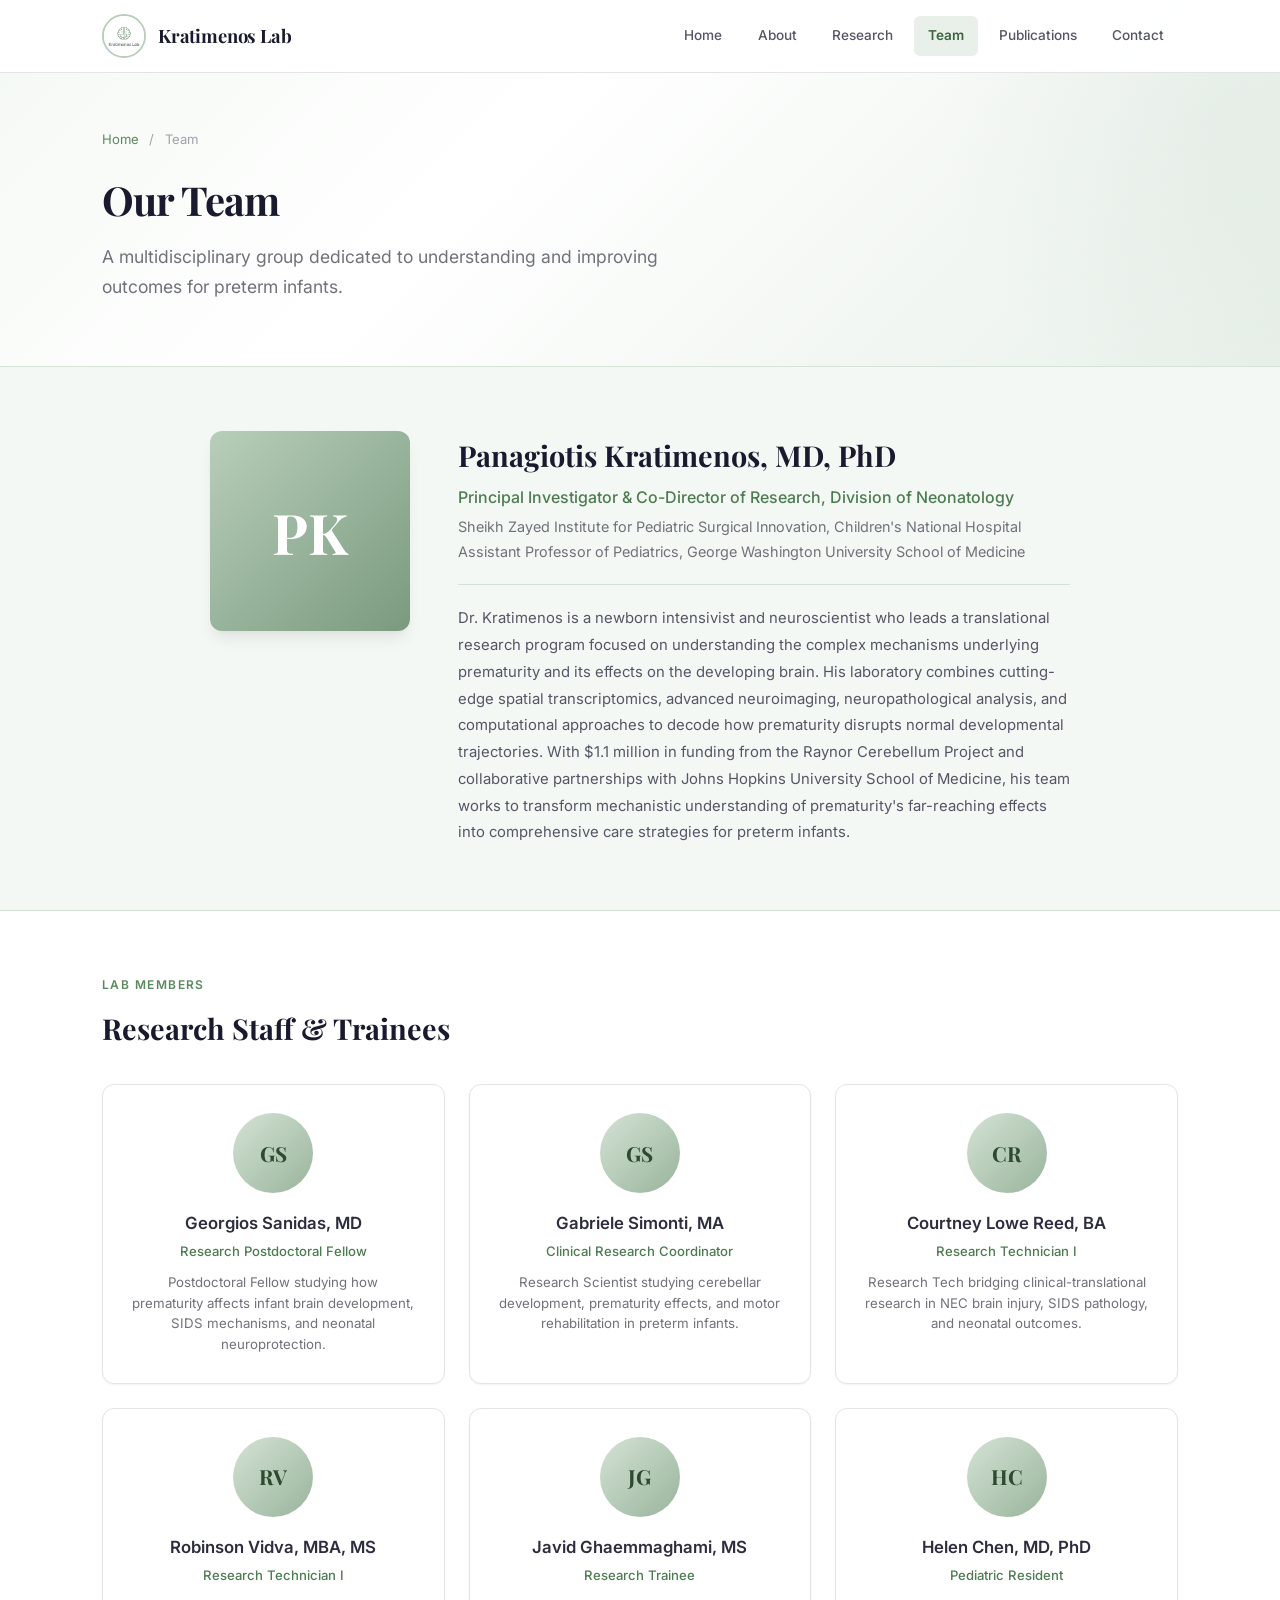
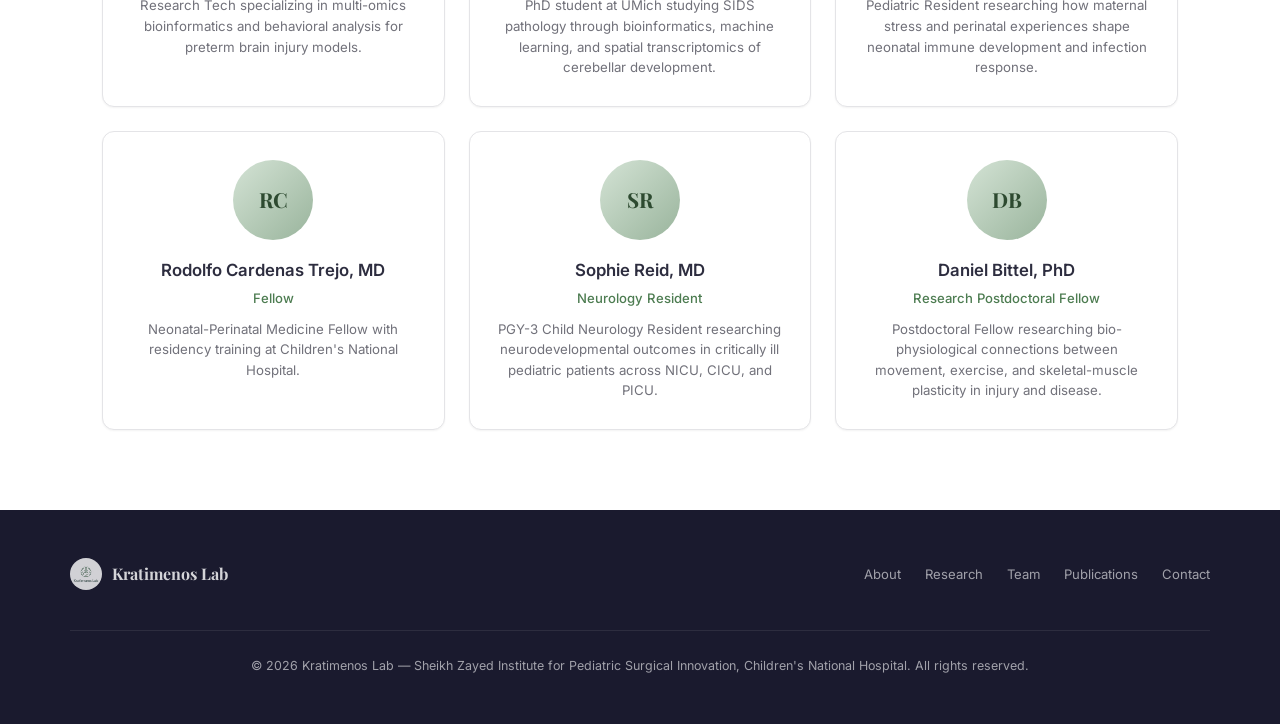
<file: team.html>
<!DOCTYPE html>
<html lang="en">
<head>
  <meta charset="UTF-8">
  <meta name="viewport" content="width=device-width,initial-scale=1">
  <title>Team | Kratimenos Lab</title>
  <meta name="description" content="Meet the Kratimenos Lab team at the Sheikh Zayed Institute for Pediatric Surgical Innovation, Children's National Hospital.">
  <link rel="icon" href="/assets/images/logo.jpg" type="image/jpeg">
  <link rel="preconnect" href="https://fonts.googleapis.com">
  <link rel="preconnect" href="https://fonts.gstatic.com" crossorigin>
  <link href="https://fonts.googleapis.com/css2?family=Inter:wght@300;400;500;600;700&family=Playfair+Display:wght@600;700&display=swap" rel="stylesheet">
  <link rel="stylesheet" href="/assets/css/style.css">
</head>
<body>

<nav class="navbar">
  <div class="nav-inner">
    <a href="index.html" class="nav-brand"><img src="assets/images/logo.jpg" alt="Kratimenos Lab"> <span>Kratimenos Lab</span></a>
    <button class="nav-toggle" aria-label="Menu" aria-expanded="false"><span></span><span></span><span></span></button>
    <div class="nav-links">
      <a href="index.html">Home</a>
      <a href="about.html">About</a>
      <a href="research.html">Research</a>
      <a href="team.html" class="active">Team</a>
      <a href="publications.html">Publications</a>
      <a href="contact.html">Contact</a>
    </div>
  </div>
</nav>

<main>
<header class="page-header">
  <div class="container">
    <p class="breadcrumb"><a href="index.html">Home</a> <span>/</span> Team</p>
    <h1>Our Team</h1>
    <p class="subtitle">A multidisciplinary group dedicated to understanding and improving outcomes for preterm infants.</p>
  </div>
</header>

<!-- PRINCIPAL INVESTIGATOR -->
<section class="pi-section">
  <div class="container">
    <div class="pi-card">
      <div class="pi-avatar">PK</div>
      <div class="pi-info">
        <h2>Panagiotis Kratimenos, MD, PhD</h2>
        <p class="pi-title">Principal Investigator &amp; Co-Director of Research, Division of Neonatology</p>
        <p class="pi-affiliation">Sheikh Zayed Institute for Pediatric Surgical Innovation, Children's National Hospital<br>Assistant Professor of Pediatrics, George Washington University School of Medicine</p>
        <p class="pi-bio">Dr. Kratimenos is a newborn intensivist and neuroscientist who leads a translational research program focused on understanding the complex mechanisms underlying prematurity and its effects on the developing brain. His laboratory combines cutting-edge spatial transcriptomics, advanced neuroimaging, neuropathological analysis, and computational approaches to decode how prematurity disrupts normal developmental trajectories. With $1.1 million in funding from the Raynor Cerebellum Project and collaborative partnerships with Johns Hopkins University School of Medicine, his team works to transform mechanistic understanding of prematurity's far-reaching effects into comprehensive care strategies for preterm infants.</p>
      </div>
    </div>
  </div>
</section>

<!-- LAB MEMBERS -->
<section class="team-content">
  <div class="container">
    <p class="section-label">Lab Members</p>
    <h2 class="section-heading">Research Staff &amp; Trainees</h2>

    <div class="team-grid">

      <div class="member-card">
        <div class="avatar">GS</div>
        <h3>Georgios Sanidas, MD</h3>
        <p class="mem-title">Research Postdoctoral Fellow</p>
        <p class="mem-bio">Postdoctoral Fellow studying how prematurity affects infant brain development, SIDS mechanisms, and neonatal neuroprotection.</p>
      </div>

      <div class="member-card">
        <div class="avatar">GS</div>
        <h3>Gabriele Simonti, MA</h3>
        <p class="mem-title">Clinical Research Coordinator</p>
        <p class="mem-bio">Research Scientist studying cerebellar development, prematurity effects, and motor rehabilitation in preterm infants.</p>
      </div>

      <div class="member-card">
        <div class="avatar">CR</div>
        <h3>Courtney Lowe Reed, BA</h3>
        <p class="mem-title">Research Technician I</p>
        <p class="mem-bio">Research Tech bridging clinical-translational research in NEC brain injury, SIDS pathology, and neonatal outcomes.</p>
      </div>

      <div class="member-card">
        <div class="avatar">RV</div>
        <h3>Robinson Vidva, MBA, MS</h3>
        <p class="mem-title">Research Technician I</p>
        <p class="mem-bio">Research Tech specializing in multi-omics bioinformatics and behavioral analysis for preterm brain injury models.</p>
      </div>

      <div class="member-card">
        <div class="avatar">JG</div>
        <h3>Javid Ghaemmaghami, MS</h3>
        <p class="mem-title">Research Trainee</p>
        <p class="mem-bio">PhD student at UMich studying SIDS pathology through bioinformatics, machine learning, and spatial transcriptomics of cerebellar development.</p>
      </div>

      <div class="member-card">
        <div class="avatar">HC</div>
        <h3>Helen Chen, MD, PhD</h3>
        <p class="mem-title">Pediatric Resident</p>
        <p class="mem-bio">Pediatric Resident researching how maternal stress and perinatal experiences shape neonatal immune development and infection response.</p>
      </div>

      <div class="member-card">
        <div class="avatar">RC</div>
        <h3>Rodolfo Cardenas Trejo, MD</h3>
        <p class="mem-title">Fellow</p>
        <p class="mem-bio">Neonatal-Perinatal Medicine Fellow with residency training at Children's National Hospital.</p>
      </div>

      <div class="member-card">
        <div class="avatar">SR</div>
        <h3>Sophie Reid, MD</h3>
        <p class="mem-title">Neurology Resident</p>
        <p class="mem-bio">PGY-3 Child Neurology Resident researching neurodevelopmental outcomes in critically ill pediatric patients across NICU, CICU, and PICU.</p>
      </div>

      <div class="member-card">
        <div class="avatar">DB</div>
        <h3>Daniel Bittel, PhD</h3>
        <p class="mem-title">Research Postdoctoral Fellow</p>
        <p class="mem-bio">Postdoctoral Fellow researching bio-physiological connections between movement, exercise, and skeletal-muscle plasticity in injury and disease.</p>
      </div>

    </div>
  </div>
</section>
</main>

<footer>
  <div class="footer-inner">
    <div class="footer-brand"><img src="assets/images/logo.jpg" alt=""><span>Kratimenos Lab</span></div>
    <div class="footer-links">
      <a href="about.html">About</a><a href="research.html">Research</a><a href="team.html">Team</a><a href="publications.html">Publications</a><a href="contact.html">Contact</a>
    </div>
    <p class="footer-copy">&copy; 2026 Kratimenos Lab &mdash; Sheikh Zayed Institute for Pediatric Surgical Innovation, Children's National Hospital. All rights reserved.</p>
  </div>
</footer>

<script src="assets/js/nav.js"></script>
</body>
</html>
</file>
<file: assets/css/style.css>
/* ============================================
   Kratimenos Lab — Professional Academic Site
   ============================================ */

:root {
  --sage-900: #2d4a30;
  --sage-800: #3d6341;
  --sage-700: #4d7c51;
  --sage-600: #5c8a5f;
  --sage-500: #7a9a7e;
  --sage-400: #99b49c;
  --sage-300: #b8ceba;
  --sage-200: #d4e3d5;
  --sage-100: #e8f0e9;
  --sage-50:  #f4f8f4;

  --neutral-900: #1a1a2e;
  --neutral-800: #2d2d3f;
  --neutral-700: #404052;
  --neutral-600: #555566;
  --neutral-500: #71717a;
  --neutral-400: #a1a1aa;
  --neutral-300: #d4d4d8;
  --neutral-200: #e4e4e7;
  --neutral-100: #f4f4f5;
  --neutral-50:  #fafafa;

  --white: #ffffff;
  --font-serif: 'Playfair Display', Georgia, serif;
  --font-sans: 'Inter', -apple-system, BlinkMacSystemFont, 'Segoe UI', sans-serif;
  --shadow-sm: 0 1px 2px rgba(0,0,0,.05);
  --shadow-md: 0 4px 6px -1px rgba(0,0,0,.07), 0 2px 4px -2px rgba(0,0,0,.05);
  --shadow-lg: 0 10px 15px -3px rgba(0,0,0,.08), 0 4px 6px -4px rgba(0,0,0,.04);
  --shadow-xl: 0 20px 25px -5px rgba(0,0,0,.08), 0 8px 10px -6px rgba(0,0,0,.04);
  --radius: 8px;
  --radius-lg: 12px;
  --max-w: 1140px;
  --transition: all .25s ease;
}

/* ---------- Reset ---------- */
*, *::before, *::after { box-sizing: border-box; margin: 0; padding: 0; }
html { scroll-behavior: smooth; scroll-padding-top: 80px; }
body {
  font-family: var(--font-sans);
  color: var(--neutral-700);
  line-height: 1.7;
  background: var(--white);
  -webkit-font-smoothing: antialiased;
  overflow-x: hidden;
}
img { max-width: 100%; height: auto; display: block; }
a { color: var(--sage-700); text-decoration: none; transition: var(--transition); }
a:hover { color: var(--sage-900); }
a:focus-visible, button:focus-visible {
  outline: 2px solid var(--sage-500);
  outline-offset: 2px;
  border-radius: 4px;
}
ul, ol { list-style: none; }

/* ---------- Utilities ---------- */
.container { max-width: var(--max-w); margin: 0 auto; padding: 0 2rem; }
.text-center { text-align: center; }

/* ============================
   NAVIGATION
   ============================ */
.navbar {
  position: fixed; top: 0; left: 0; right: 0; z-index: 1000;
  background: rgba(255,255,255,.95);
  backdrop-filter: blur(12px);
  -webkit-backdrop-filter: blur(12px);
  border-bottom: 1px solid var(--neutral-200);
  transition: var(--transition);
}
.navbar.scrolled { box-shadow: var(--shadow-md); }
.nav-inner {
  display: flex; align-items: center; justify-content: space-between;
  max-width: var(--max-w); margin: 0 auto; padding: 0 2rem; height: 72px;
}
.nav-brand {
  display: flex; align-items: center; gap: .75rem;
  font-family: var(--font-serif); font-weight: 700; font-size: 1.15rem;
  color: var(--neutral-900); letter-spacing: -.01em;
}
.nav-brand img { height: 44px; width: 44px; border-radius: 50%; object-fit: cover; border: 2px solid var(--sage-300); }
.nav-links { display: flex; gap: .5rem; }
.nav-links a {
  font-size: .85rem; font-weight: 500; color: var(--neutral-600);
  padding: .5rem .85rem; border-radius: 6px;
  transition: var(--transition);
}
.nav-links a:hover { color: var(--sage-800); background: var(--sage-50); }
.nav-links a.active { color: var(--sage-800); background: var(--sage-100); font-weight: 600; }

.nav-toggle {
  display: none; background: none; border: 1px solid var(--neutral-300);
  border-radius: 6px; padding: .45rem .55rem; cursor: pointer;
}
.nav-toggle span { display: block; width: 20px; height: 2px; background: var(--neutral-700); margin: 4px 0; transition: .3s; }

/* ============================
   PAGE HEADER (Hero-style)
   ============================ */
.page-header {
  padding: 8rem 2rem 4rem;
  background: linear-gradient(135deg, var(--sage-50) 0%, var(--white) 40%, var(--sage-100) 100%);
  border-bottom: 1px solid var(--sage-200);
  position: relative;
  overflow: hidden;
}
.page-header::before {
  content: '';
  position: absolute; top: -50%; right: -20%; width: 600px; height: 600px;
  border-radius: 50%;
  background: radial-gradient(circle, rgba(122,154,126,.08) 0%, transparent 70%);
  pointer-events: none;
}
.page-header .container { position: relative; z-index: 1; }
.page-header h1 {
  font-family: var(--font-serif); font-size: 2.5rem; font-weight: 700;
  color: var(--neutral-900); margin-bottom: .5rem; letter-spacing: -.02em;
}
.page-header .subtitle {
  font-size: 1.1rem; color: var(--neutral-500); max-width: 640px;
}
.breadcrumb {
  font-size: .82rem; color: var(--neutral-400); margin-bottom: 1rem;
}
.breadcrumb a { color: var(--sage-600); }
.breadcrumb span { margin: 0 .4rem; }

/* ============================
   HOME HERO (special)
   ============================ */
.hero {
  padding: 10rem 2rem 6rem;
  background: linear-gradient(160deg, var(--sage-50) 0%, var(--white) 35%, var(--sage-100) 70%, var(--sage-50) 100%);
  text-align: center;
  position: relative;
  overflow: hidden;
}
.hero::before {
  content: '';
  position: absolute; top: -30%; left: 50%; transform: translateX(-50%);
  width: 800px; height: 800px; border-radius: 50%;
  background: radial-gradient(circle, rgba(122,154,126,.1) 0%, transparent 60%);
  pointer-events: none;
}
.hero .container { position: relative; z-index: 1; }
.hero-logo {
  width: 140px; height: 140px; object-fit: cover; border-radius: 50%;
  margin: 0 auto 2rem;
  border: 4px solid var(--white);
  box-shadow: 0 0 0 4px var(--sage-300), var(--shadow-xl);
}
.hero h1 {
  font-family: var(--font-serif); font-size: 3rem; font-weight: 700;
  color: var(--neutral-900); margin-bottom: .3rem; letter-spacing: -.02em;
}
.hero .hero-inst {
  font-size: 1.1rem; color: var(--sage-700); font-weight: 500; margin-bottom: 1.2rem;
}
.hero .hero-tagline {
  font-size: 1.15rem; color: var(--neutral-500); max-width: 600px;
  margin: 0 auto 3rem; line-height: 1.7;
}
.hero-cta {
  display: inline-flex; align-items: center; gap: .5rem;
  padding: .85rem 2rem;
  background: var(--sage-700); color: var(--white);
  border-radius: 50px; font-weight: 600; font-size: .95rem;
  box-shadow: var(--shadow-md); transition: var(--transition);
}
.hero-cta:hover { background: var(--sage-800); color: var(--white); transform: translateY(-2px); box-shadow: var(--shadow-lg); }

/* ============================
   HOME SECTIONS
   ============================ */
.home-section { padding: 5rem 2rem; }
.home-section:nth-child(even) { background: var(--neutral-50); }
.home-section .section-label {
  font-size: .75rem; font-weight: 600; text-transform: uppercase;
  letter-spacing: .12em; color: var(--sage-600); margin-bottom: .5rem;
}
.home-section .section-heading {
  font-family: var(--font-serif); font-size: 2rem; color: var(--neutral-900);
  margin-bottom: 1rem; letter-spacing: -.01em;
}
.home-section .section-desc {
  color: var(--neutral-500); max-width: 640px; margin-bottom: 2.5rem;
}

/* Featured links */
.featured-grid {
  display: grid; grid-template-columns: repeat(auto-fit, minmax(300px, 1fr)); gap: 1.25rem;
}
.featured-card {
  background: var(--white); border: 1px solid var(--neutral-200);
  border-radius: var(--radius-lg); padding: 1.5rem; transition: var(--transition);
  display: flex; flex-direction: column;
}
.featured-card:hover { border-color: var(--sage-400); box-shadow: var(--shadow-lg); transform: translateY(-3px); }
.featured-card .card-label {
  font-size: .7rem; font-weight: 600; text-transform: uppercase;
  letter-spacing: .1em; color: var(--sage-600); margin-bottom: .5rem;
}
.featured-card h3 { font-size: 1rem; font-weight: 600; color: var(--neutral-800); line-height: 1.4; margin-bottom: .75rem; }
.featured-card .card-link {
  margin-top: auto; font-size: .85rem; font-weight: 600;
  color: var(--sage-700); display: inline-flex; align-items: center; gap: .3rem;
}
.featured-card .card-link::after { content: '\2192'; transition: transform .2s; }
.featured-card:hover .card-link::after { transform: translateX(4px); }

/* Research preview cards on home */
.research-preview-grid {
  display: grid; grid-template-columns: repeat(auto-fit, minmax(300px, 1fr)); gap: 1.5rem;
}
.research-preview {
  background: var(--white); border: 1px solid var(--neutral-200);
  border-radius: var(--radius-lg); padding: 2rem; position: relative;
  transition: var(--transition); overflow: hidden;
}
.research-preview::before {
  content: ''; position: absolute; top: 0; left: 0; right: 0;
  height: 4px; background: linear-gradient(90deg, var(--sage-500), var(--sage-300));
}
.research-preview:hover { box-shadow: var(--shadow-lg); transform: translateY(-3px); }
.research-preview .rp-num {
  display: inline-flex; align-items: center; justify-content: center;
  width: 36px; height: 36px; border-radius: 50%;
  background: var(--sage-100); color: var(--sage-800);
  font-weight: 700; font-size: .85rem; margin-bottom: 1rem;
}
.research-preview h3 { font-size: 1.1rem; font-weight: 600; color: var(--neutral-800); margin-bottom: .75rem; }
.research-preview p { font-size: .9rem; color: var(--neutral-500); line-height: 1.6; }

/* ============================
   ABOUT PAGE
   ============================ */
.about-content { padding: 4rem 2rem 5rem; }
.about-block { margin-bottom: 3rem; max-width: 780px; }
.about-block h2 {
  font-family: var(--font-serif); font-size: 1.5rem; color: var(--neutral-900);
  margin-bottom: .75rem; padding-left: 1rem;
  border-left: 3px solid var(--sage-500);
}
.about-block p { font-size: .95rem; color: var(--neutral-600); line-height: 1.85; }

/* Highlights bar */
.highlights {
  display: grid; grid-template-columns: repeat(auto-fit, minmax(220px, 1fr)); gap: 1.5rem;
  padding: 3rem 2rem; background: var(--sage-50); border-top: 1px solid var(--sage-200);
  border-bottom: 1px solid var(--sage-200);
}
.highlight-item { text-align: center; padding: 1.5rem; }
.highlight-item .hl-icon {
  width: 56px; height: 56px; border-radius: 50%; margin: 0 auto .75rem;
  background: var(--sage-100); color: var(--sage-700);
  display: flex; align-items: center; justify-content: center;
  font-size: 1.5rem;
}
.highlight-item h4 { font-size: .95rem; color: var(--neutral-800); margin-bottom: .25rem; }
.highlight-item p { font-size: .82rem; color: var(--neutral-500); }

/* ============================
   RESEARCH PAGE
   ============================ */
.research-content { padding: 4rem 2rem 5rem; }
.research-area {
  background: var(--white); border: 1px solid var(--neutral-200);
  border-radius: var(--radius-lg); padding: 2.5rem; margin-bottom: 2rem;
  position: relative; overflow: hidden;
  box-shadow: var(--shadow-sm);
}
.research-area::before {
  content: ''; position: absolute; top: 0; left: 0; width: 4px; height: 100%;
  background: linear-gradient(180deg, var(--sage-500), var(--sage-300));
}
.research-area .area-num {
  display: inline-flex; align-items: center; gap: .5rem;
  font-size: .75rem; font-weight: 600; text-transform: uppercase;
  letter-spacing: .1em; color: var(--sage-600); margin-bottom: .75rem;
}
.research-area .area-num span {
  display: inline-flex; align-items: center; justify-content: center;
  width: 28px; height: 28px; border-radius: 50%;
  background: var(--sage-100); color: var(--sage-800);
  font-weight: 700; font-size: .8rem;
}
.research-area h2 {
  font-family: var(--font-serif); font-size: 1.4rem; color: var(--neutral-900);
  margin-bottom: 1rem; letter-spacing: -.01em;
}
.research-area p { font-size: .93rem; color: var(--neutral-600); line-height: 1.85; }

/* ============================
   PI SECTION
   ============================ */
.pi-section { padding: 4rem 2rem; background: var(--sage-50); border-bottom: 1px solid var(--sage-200); }
.pi-card {
  display: flex; gap: 3rem; align-items: flex-start;
  max-width: 860px; margin: 0 auto;
}
.pi-avatar {
  flex-shrink: 0; width: 200px; height: 200px; border-radius: var(--radius-lg);
  background: linear-gradient(135deg, var(--sage-300), var(--sage-500));
  color: var(--white);
  display: flex; align-items: center; justify-content: center;
  font-family: var(--font-serif); font-size: 3.5rem; font-weight: 700;
  box-shadow: var(--shadow-lg);
}
.pi-info h2 {
  font-family: var(--font-serif); font-size: 1.8rem; color: var(--neutral-900);
  margin-bottom: .25rem;
}
.pi-info .pi-title {
  font-size: 1rem; color: var(--sage-700); font-weight: 500; margin-bottom: .25rem;
}
.pi-info .pi-affiliation {
  font-size: .9rem; color: var(--neutral-500); margin-bottom: 1.25rem;
  padding-bottom: 1.25rem; border-bottom: 1px solid var(--sage-200);
}
.pi-info .pi-bio { font-size: .93rem; color: var(--neutral-600); line-height: 1.8; }

/* ============================
   TEAM PAGE
   ============================ */
.team-content { padding: 4rem 2rem 5rem; }
.team-grid {
  display: grid; grid-template-columns: repeat(auto-fill, minmax(280px, 1fr)); gap: 1.5rem;
}
.member-card {
  background: var(--white); border: 1px solid var(--neutral-200);
  border-radius: var(--radius-lg); padding: 1.75rem; text-align: center;
  transition: var(--transition);
  box-shadow: var(--shadow-sm);
}
.member-card:hover { box-shadow: var(--shadow-lg); transform: translateY(-4px); }
.member-card .avatar {
  width: 80px; height: 80px; border-radius: 50%; margin: 0 auto 1rem;
  background: linear-gradient(135deg, var(--sage-200), var(--sage-400));
  color: var(--sage-900);
  display: flex; align-items: center; justify-content: center;
  font-size: 1.3rem; font-weight: 700; font-family: var(--font-serif);
}
.member-card h3 { font-size: 1.05rem; color: var(--neutral-800); margin-bottom: .15rem; font-weight: 600; }
.member-card .mem-title { font-size: .82rem; color: var(--sage-700); font-weight: 500; margin-bottom: .6rem; }
.member-card .mem-bio { font-size: .83rem; color: var(--neutral-500); line-height: 1.55; }

/* Team sub-heading */
.team-content .section-label {
  font-size: .75rem; font-weight: 600; text-transform: uppercase;
  letter-spacing: .12em; color: var(--sage-600); margin-bottom: .5rem;
}
.team-content .section-heading {
  font-family: var(--font-serif); font-size: 1.8rem;
  color: var(--neutral-900); margin-bottom: 2rem;
}

/* ============================
   PUBLICATIONS PAGE
   ============================ */
.pub-content { padding: 4rem 2rem 5rem; }
.pub-stats {
  display: flex; gap: 2rem; margin-bottom: 3rem; flex-wrap: wrap;
}
.pub-stat {
  background: var(--sage-50); border: 1px solid var(--sage-200);
  border-radius: var(--radius); padding: 1.25rem 1.75rem;
}
.pub-stat .stat-num {
  font-family: var(--font-serif); font-size: 2rem; font-weight: 700; color: var(--sage-800);
}
.pub-stat .stat-label { font-size: .8rem; color: var(--neutral-500); font-weight: 500; }

.pub-list { display: flex; flex-direction: column; gap: 1rem; }
.pub-item {
  background: var(--white); border: 1px solid var(--neutral-200);
  border-radius: var(--radius-lg); padding: 1.75rem 2rem;
  transition: var(--transition); display: flex; gap: 1.5rem;
  box-shadow: var(--shadow-sm);
}
.pub-item:hover { border-color: var(--sage-400); box-shadow: var(--shadow-md); }
.pub-item .pub-num {
  flex-shrink: 0; width: 40px; height: 40px; border-radius: 50%;
  background: var(--sage-100); color: var(--sage-800);
  display: flex; align-items: center; justify-content: center;
  font-weight: 700; font-size: .85rem; margin-top: .2rem;
}
.pub-item .pub-body { flex: 1; }
.pub-item h3 {
  font-size: 1rem; font-weight: 600; color: var(--neutral-800);
  line-height: 1.45; margin-bottom: .5rem;
}
.pub-item h3 a { color: var(--neutral-800); }
.pub-item h3 a:hover { color: var(--sage-700); }
.pub-meta-line {
  display: flex; flex-wrap: wrap; gap: .4rem; align-items: center;
  font-size: .82rem; color: var(--neutral-500); margin-bottom: .4rem;
}
.pub-meta-line .journal {
  font-weight: 600; color: var(--sage-700);
}
.pub-meta-line .badge {
  display: inline-block; padding: .15rem .5rem; border-radius: 20px;
  font-size: .7rem; font-weight: 600; background: var(--sage-100);
  color: var(--sage-800);
}
.pub-authors {
  font-size: .8rem; color: var(--neutral-400); line-height: 1.5;
  word-break: break-word;
}
.pub-ids {
  display: flex; gap: 1rem; margin-top: .5rem; font-size: .78rem;
}
.pub-ids a {
  color: var(--sage-600); font-weight: 500;
  padding: .2rem .6rem; border-radius: 4px; background: var(--neutral-50);
  border: 1px solid var(--neutral-200);
}
.pub-ids a:hover { background: var(--sage-50); border-color: var(--sage-300); }

/* ============================
   CONTACT PAGE
   ============================ */
.contact-content { padding: 4rem 2rem 5rem; min-height: 50vh; }
.contact-grid {
  display: grid; grid-template-columns: 1fr 1fr; gap: 3rem;
  max-width: 800px;
}
.contact-block h3 {
  font-family: var(--font-serif); font-size: 1.2rem; color: var(--neutral-900);
  margin-bottom: 1rem;
}
.contact-block p { font-size: .95rem; color: var(--neutral-600); margin-bottom: .4rem; }
.contact-block .inst-name { font-weight: 600; color: var(--neutral-800); }

/* ============================
   FOOTER
   ============================ */
footer {
  background: var(--neutral-900); color: var(--neutral-400);
  padding: 3rem 2rem;
}
.footer-inner {
  max-width: var(--max-w); margin: 0 auto;
  display: flex; justify-content: space-between; align-items: center; flex-wrap: wrap; gap: 1rem;
}
.footer-brand {
  display: flex; align-items: center; gap: .6rem;
  font-family: var(--font-serif); font-weight: 700; font-size: 1rem; color: var(--neutral-300);
}
.footer-brand img { height: 32px; width: 32px; border-radius: 50%; object-fit: cover; opacity: .8; }
.footer-links { display: flex; gap: 1.5rem; }
.footer-links a { font-size: .82rem; color: var(--neutral-400); }
.footer-links a:hover { color: var(--sage-400); }
.footer-copy { width: 100%; text-align: center; margin-top: 1.5rem; padding-top: 1.5rem; border-top: 1px solid var(--neutral-800); font-size: .78rem; }

/* ============================
   RESPONSIVE
   ============================ */

/* --- Tablet & below (768px) --- */
@media (max-width: 768px) {
  /* Mobile nav */
  .nav-inner { height: 60px; padding: 0 1.25rem; }
  .nav-brand { font-size: 1rem; gap: .5rem; }
  .nav-brand img { height: 36px; width: 36px; }
  .nav-toggle { display: block; }
  .nav-links {
    display: flex; flex-direction: column;
    position: absolute; top: 100%; left: 0; right: 0;
    background: var(--white); border-bottom: 1px solid var(--neutral-200);
    padding: .5rem 1rem 1rem; gap: 0; box-shadow: var(--shadow-lg);
    max-height: 0; overflow: hidden; opacity: 0;
    transition: max-height .35s ease, opacity .25s ease, padding .35s ease;
  }
  .nav-links.open {
    max-height: 400px; opacity: 1; padding: .75rem 1rem 1.25rem;
  }
  .nav-links a {
    font-size: .95rem; padding: .75rem 1rem; border-radius: 8px;
    /* Bigger touch targets */
    min-height: 44px; display: flex; align-items: center;
  }

  /* Animated hamburger */
  .nav-toggle[aria-expanded="true"] span:nth-child(1) {
    transform: translateY(6px) rotate(45deg);
  }
  .nav-toggle[aria-expanded="true"] span:nth-child(2) {
    opacity: 0;
  }
  .nav-toggle[aria-expanded="true"] span:nth-child(3) {
    transform: translateY(-6px) rotate(-45deg);
  }

  /* Container padding */
  .container { padding: 0 1.25rem; }

  /* Hero */
  .hero { padding: 6.5rem 1.25rem 3rem; }
  .hero h1 { font-size: 2rem; }
  .hero-logo { width: 100px; height: 100px; margin-bottom: 1.5rem; }
  .hero .hero-inst { font-size: .95rem; }
  .hero .hero-tagline { font-size: 1rem; margin-bottom: 2rem; }
  .hero-cta { padding: .75rem 1.75rem; font-size: .9rem; }

  /* Page headers */
  .page-header { padding: 5.5rem 1.25rem 2rem; }
  .page-header h1 { font-size: 1.65rem; }
  .page-header .subtitle { font-size: .95rem; }

  /* Home sections */
  .home-section { padding: 3rem 1.25rem; }
  .home-section .section-heading { font-size: 1.6rem; }
  .home-section .section-desc { font-size: .9rem; margin-bottom: 1.75rem; }

  /* Grids to single column */
  .team-grid { grid-template-columns: 1fr; }
  .featured-grid { grid-template-columns: 1fr; }
  .research-preview-grid { grid-template-columns: 1fr; }

  /* Cards - better mobile padding */
  .featured-card { padding: 1.25rem; }
  .research-preview { padding: 1.5rem; }
  .research-area { padding: 1.5rem 1.25rem 1.5rem 1.5rem; }
  .member-card { padding: 1.5rem; }

  /* PI section */
  .pi-section { padding: 3rem 1.25rem; }
  .pi-card { flex-direction: column; align-items: center; text-align: center; gap: 1.5rem; }
  .pi-avatar { width: 140px; height: 140px; font-size: 2.5rem; }
  .pi-info h2 { font-size: 1.5rem; }
  .pi-info .pi-affiliation { text-align: center; }

  /* About */
  .about-content { padding: 2.5rem 1.25rem 3rem; }
  .about-block h2 { font-size: 1.3rem; }

  /* Research */
  .research-content { padding: 2.5rem 1.25rem 3rem; }
  .research-area h2 { font-size: 1.2rem; }

  /* Team */
  .team-content { padding: 2.5rem 1.25rem 3rem; }

  /* Publications - touch-friendly */
  .pub-content { padding: 2.5rem 1.25rem 3rem; }
  .pub-item { flex-direction: column; gap: .75rem; padding: 1.25rem; }
  .pub-item .pub-num { width: 32px; height: 32px; font-size: .75rem; }
  .pub-item h3 { font-size: .92rem; }
  .pub-stats { flex-direction: row; gap: 1rem; }
  .pub-stat { flex: 1; padding: 1rem; min-width: 0; }
  .pub-stat .stat-num { font-size: 1.5rem; }
  .pub-ids { flex-wrap: wrap; gap: .5rem; }
  .pub-ids a { padding: .35rem .75rem; font-size: .8rem; min-height: 36px; display: inline-flex; align-items: center; }

  /* Contact */
  .contact-content { padding: 2.5rem 1.25rem 3rem; }
  .contact-grid { grid-template-columns: 1fr; gap: 2rem; }

  /* Footer */
  .footer-inner { flex-direction: column; text-align: center; gap: .75rem; }
  .footer-links { justify-content: center; flex-wrap: wrap; gap: 1rem; }
  .footer-links a { font-size: .85rem; padding: .25rem; }
  .footer-copy { margin-top: 1rem; padding-top: 1rem; }
  footer { padding: 2rem 1.25rem; }

  /* Highlights */
  .highlights { grid-template-columns: 1fr 1fr; padding: 2rem 1.25rem; }
}

/* --- Small phones (480px) --- */
@media (max-width: 480px) {
  .hero h1 { font-size: 1.7rem; }
  .hero-logo { width: 88px; height: 88px; }
  .hero .hero-tagline { font-size: .92rem; }

  .page-header h1 { font-size: 1.4rem; }

  .home-section .section-heading { font-size: 1.35rem; }

  .highlights { grid-template-columns: 1fr; }

  .pub-stats { flex-direction: column; }
  .pub-stat { text-align: center; }

  .pi-avatar { width: 110px; height: 110px; font-size: 2rem; }
  .pi-info h2 { font-size: 1.3rem; }

  .nav-brand span { display: none; }
}
</file>
